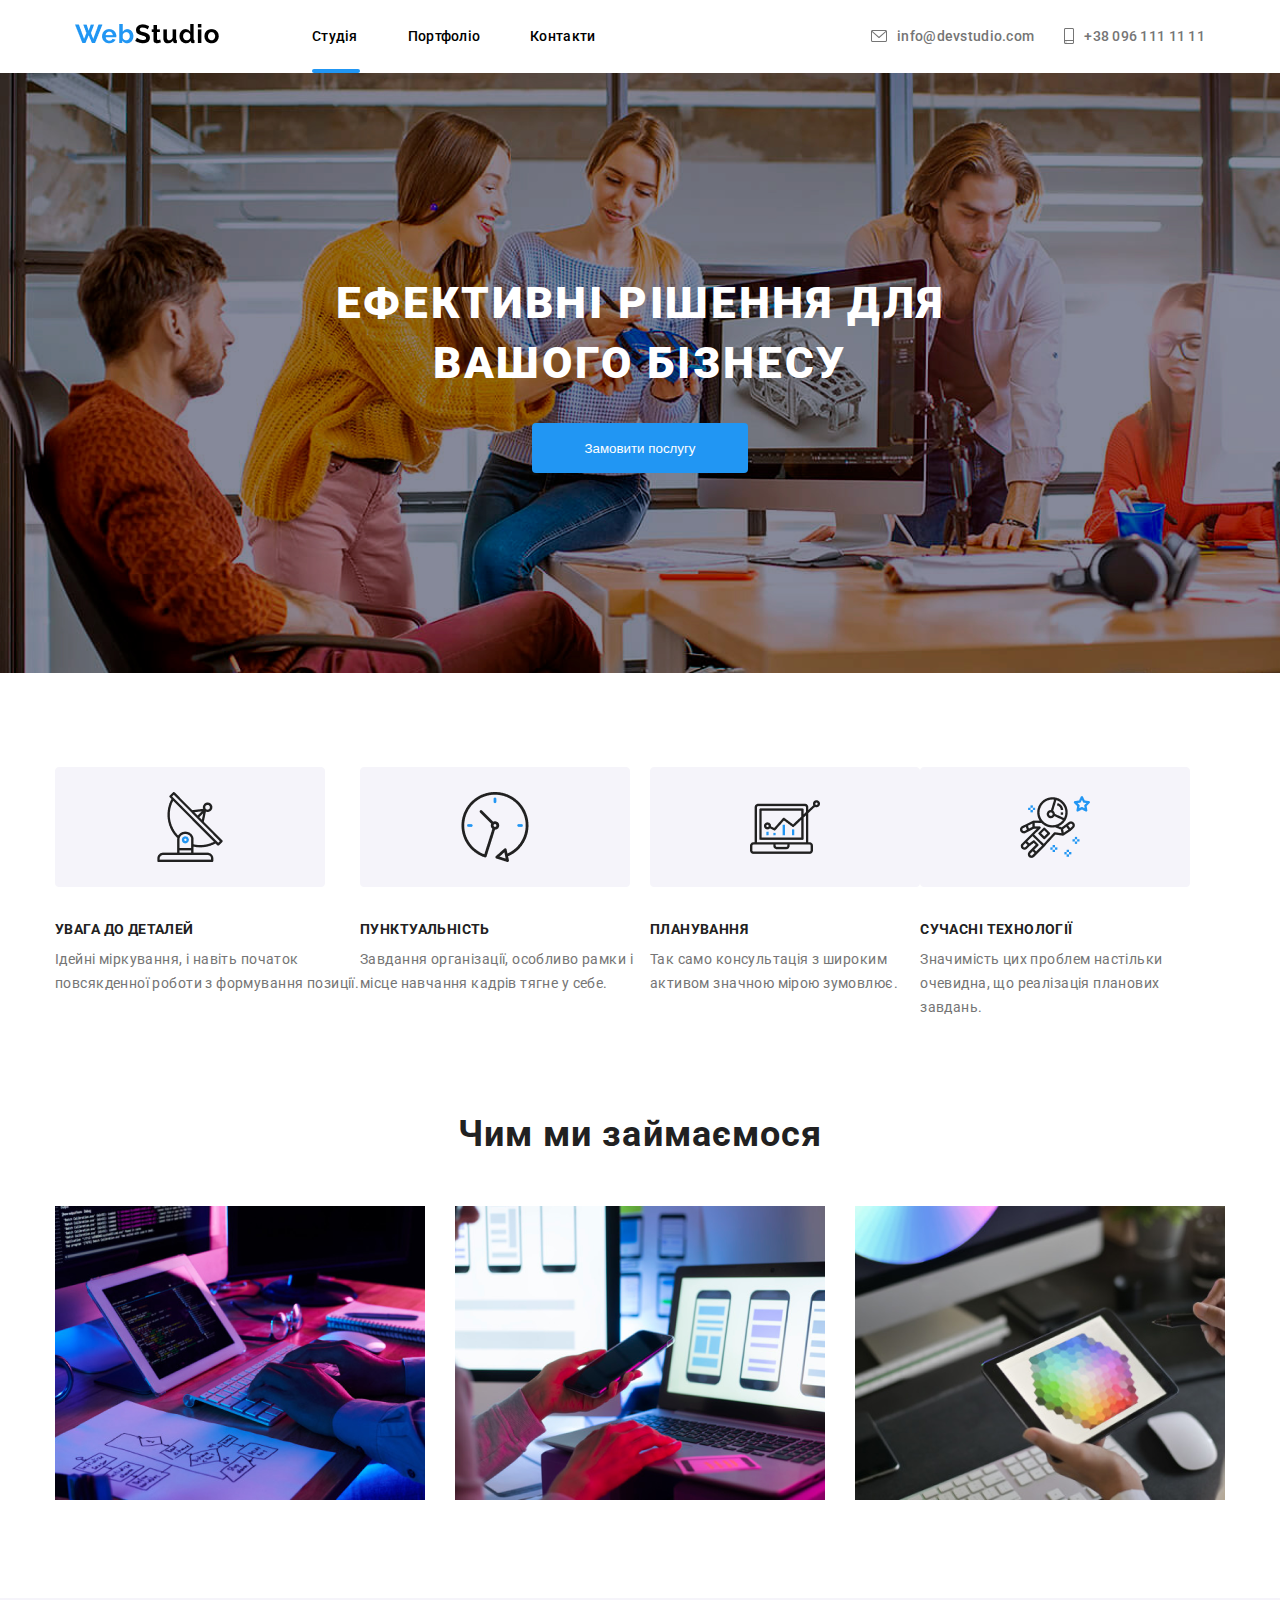
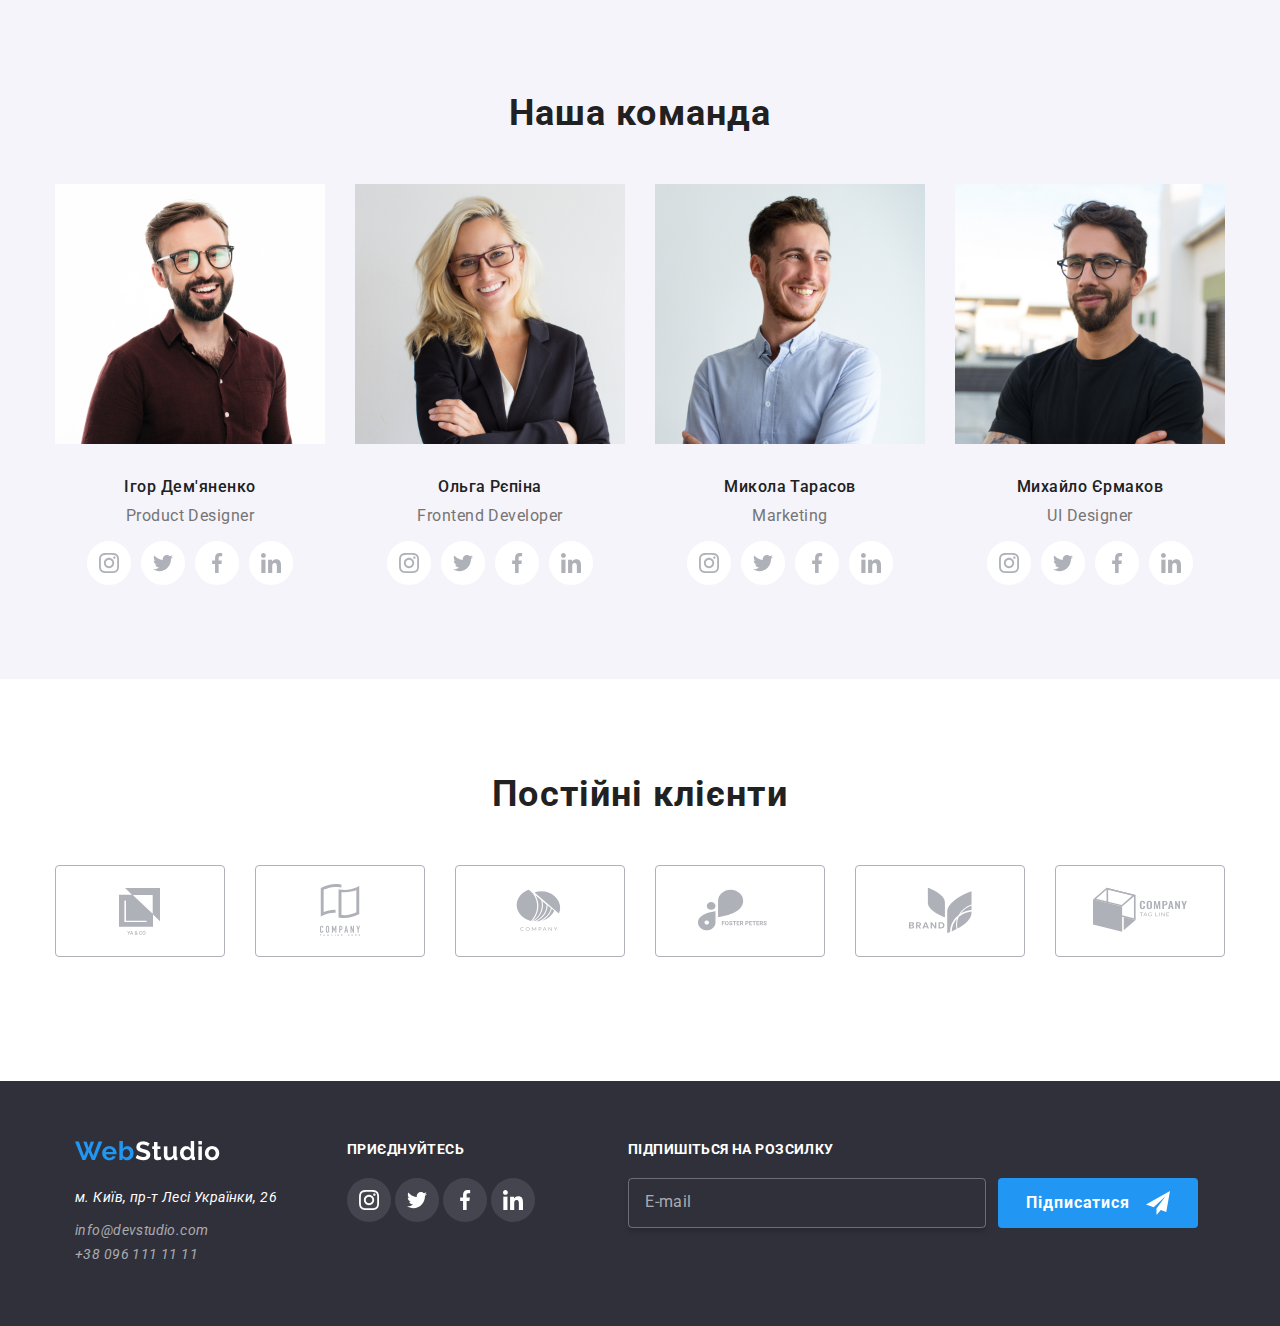
<file: index.html>
<!DOCTYPE html>
<html lang="en">
  <head>
    <meta charset="UTF-8" />
    <meta name="viewport" content="width=device-width, initial-scale=1.0" />
    <title>Головна</title>
    <link rel="stylesheet" href="css/style.css"/>
  </head>

  <body>
    <header class="header">
      <div class="header_container">
        <div class="header_left--side">
          <a href="#"
            ><img
              class="header_left--image"
              src="./images/WebStudio.png"
              alt="WebStudio"
          /></a>
          <ul class="header_navigation">
            <li class="header_navigation--items"><a href="#">Студія</a></li>
            <li class="header_navigation--items">
              <a href="./pages/portfolio.html">Портфоліо</a>
            </li>
            <li class="header_navigation--items"><a href="#footer">Контакти</a></li>
          </ul>
        </div>
        <div class="header_right--side">
          <div class="header_right--mobile--menu">
            <img src="./images/menu_40px.svg" alt="mobile-menu">
            <div class="header_right--mobile--menu--list--wrapper">
              <ul class="header_right--mobile--menu--list">
                <li class="header_right--mobile--menu--list--element">Студія</li>
                <li class="header_right--mobile--menu--list--element"><a href="./pages/portfolio.html">Портфоліо</a></li>
                <li class="header_right--mobile--menu--list--element"><a href="#footer">Контакти</a></li>
              </ul>
            </div>
          </div>
          <div class="header_right--side--part">
            <svg
              width="16"
              height="12"
              viewBox="0 0 16 12"
              fill="none"
              xmlns="http://www.w3.org/2000/svg"
            >
              <path
                d="M14.5 0H1.50001C0.672854 0 0 0.672853 0 1.50001V10.5C0 11.3271 0.672854 12 1.50001 12H14.5C15.3271 12 16 11.3271 16 10.5V1.50001C16 0.672853 15.3271 0 14.5 0ZM14.5 0.999994C14.5679 0.999994 14.6325 1.01409 14.6916 1.0387L8 6.83838L1.30833 1.0387C1.36742 1.01412 1.43204 0.999994 1.49998 0.999994H14.5ZM14.5 11H1.50001C1.22414 11 0.999996 10.7759 0.999996 10.5V2.09521L7.67236 7.87792C7.76661 7.95944 7.8833 7.99999 8 7.99999C8.1167 7.99999 8.23339 7.95948 8.32764 7.87792L15 2.09521V10.5C15 10.7759 14.7759 11 14.5 11Z"
                fill="#757575"
              />
            </svg>
            <a class="header_right--link" href="mailto:info@devstudio.com"
              >info@devstudio.com</a
            >
          </div>
          <div class="header_right--side--part">
            <svg
              width="10"
              height="16"
              viewBox="0 0 10 16"
              fill="none"
              xmlns="http://www.w3.org/2000/svg"
            >
              <path
                d="M8.5 0H1.5C0.672848 0 0 0.672848 0 1.5V14.5C0 15.3272 0.672848 16 1.5 16H8.5C9.32715 16 10 15.3272 10 14.5V1.5C10 0.672848 9.32715 0 8.5 0ZM1.5 1H8.5C8.77588 1 9 1.22412 9 1.5V12H1V1.5C1 1.22412 1.22412 1 1.5 1ZM8.5 15H1.5C1.22412 15 1 14.7759 1 14.5V13H9V14.5C9 14.7759 8.77588 15 8.5 15Z"
                fill="#757575"
              />
              <path
                d="M2.35355 13.7389C2.54882 13.9213 2.54882 14.2169 2.35355 14.3992C2.15828 14.5816 1.84172 14.5816 1.64645 14.3992C1.45118 14.2169 1.45118 13.9213 1.64645 13.7389C1.84172 13.5566 2.15828 13.5566 2.35355 13.7389Z"
                fill="#757575"
              />
            </svg>
            <a class="header_right--link" href="tel:+380961111111"
              >+38 096 111 11 11</a
            >
          </div>
        </div>
      </div>
    </header>

     <main class="main">
      <section class="main_first--section">
        <div class="main_container">
          <div class="main_first--content">
            <h1 class="main_first--title">
              Ефективні рішення для вашого бізнесу
            </h1>
            <button class="main_first--btn" data-modal-open>
              Замовити послугу
            </button>
          </div>
        </div>
      </section>
       <section class="main_second--section">
        <div class="main_container">
          <div class="main_second--card">
            <div class="main_second--card--image">
              <img src="/images/secondimg1.png" alt="satellite" />
            </div>
            <h6 class="main_second--title">УВАГА ДО ДЕТАЛЕЙ</h6>
            <p class="main_second--text">
              Ідейні міркування, і навіть початок повсякденної роботи з
              формування позиції.
            </p>
          </div>
          <div class="main_second--card">
            <div class="main_second--card--image">
              <img src="/images/secondimg2.png" alt="clock" />
            </div>
            <h6 class="main_second--title">ПУНКТУАЛЬНІСТЬ</h6>
            <p class="main_second--text">
              Завдання організації, особливо рамки і місце навчання кадрів тягне
              у себе.
            </p>
          </div>
          <div class="main_second--card">
            <div class="main_second--card--image">
              <img src="/images/secondimg3.png" alt="computer" />
            </div>
            <h6 class="main_second--title">ПЛАНУВАННЯ</h6>
            <p class="main_second--text">
              Так само консультація з широким активом значною мірою зумовлює.
            </p>
          </div>
          <div class="main_second--card">
            <div class="main_second--card--image">
              <img src="/images/secondimg4.png" alt="cosmonaut" />
            </div>
            <h6 class="main_second--title">СУЧАСНІ ТЕХНОЛОГІЇ</h6>
            <p class="main_second--text">
              Значимість цих проблем настільки очевидна, що реалізація планових
              завдань.
            </p>
          </div>
        </div>
      </section> 
       <section class="main_third--section">
        <div class="main_container">
          <h3 class="main_third--title">Чим ми займаємося</h3>
          <div class="main_third--images">
            <div><img src="/images/img (1).png" alt="computer" /></div>
            <div><img src="/images/img(2).png" alt="telefon" /></div>
            <div><img src="/images/img (3).png" alt="tablet" /></div>
          </div>
        </div>
      </section> 
      <section class="main_fourth--section">
        <div class="main_container">
            <h3 class="main_fourth--title">Наша команда</h3>
            <div class="main_fourth--cards">
              <div class="card">
                <img src="/images/img.jpg" alt="card1" />
                <h6 class="card_title">Ігор Дем'яненко</h6>
                <p class="card_text">Product Designer</p>
                <div class="card_socials">
                  <svg
                    width="44"
                    height="44"
                    viewBox="0 0 44 44"
                    fill="none"
                    xmlns="http://www.w3.org/2000/svg"
                  >
                    <path
                      d="M44 21.9999C44 28.0751 41.5376 33.5751 37.5564 37.5563C33.5751 41.5375 28.0751 43.9999 22 43.9999C15.9249 43.9999 10.4249 41.5375 6.44365 37.5563C2.46243 33.5751 0 28.0751 0 21.9999C0 15.9248 2.46243 10.4248 6.44365 6.44359C10.4249 2.46237 15.9249 -6.10352e-05 22 -6.10352e-05C28.0751 -6.10352e-05 33.5751 2.46237 37.5564 6.44359C41.5376 10.4248 44 15.9248 44 21.9999Z"
                      fill="white"
                    />
                    <g clip-path="url(#clip0_11_3173)">
                      <path
                        d="M31.9804 17.8801C31.9336 16.8174 31.7617 16.0868 31.5156 15.4537C31.2616 14.7818 30.8709 14.1801 30.359 13.68C29.8589 13.1721 29.2533 12.7774 28.5891 12.5274C27.9524 12.2813 27.2256 12.1094 26.163 12.0626C25.0924 12.0118 24.7525 12 22.0371 12C19.3217 12 18.9818 12.0118 17.9152 12.0586C16.8525 12.1055 16.1219 12.2775 15.489 12.5235C14.8169 12.7774 14.2153 13.1681 13.7152 13.68C13.2073 14.1801 12.8127 14.7857 12.5626 15.4499C12.3164 16.0868 12.1446 16.8134 12.0977 17.8761C12.0469 18.9467 12.0352 19.2866 12.0352 22.002C12.0352 24.7173 12.0469 25.0572 12.0938 26.1239C12.1406 27.1865 12.3126 27.9171 12.5588 28.5502C12.8127 29.2221 13.2073 29.8238 13.7152 30.3239C14.2153 30.8318 14.8209 31.2265 15.4851 31.4765C16.1219 31.7226 16.8486 31.8945 17.9114 31.9413C18.9779 31.9883 19.3179 31.9999 22.0333 31.9999C24.7487 31.9999 25.0885 31.9883 26.1552 31.9413C27.2179 31.8945 27.9484 31.7226 28.5813 31.4765C29.9254 30.9568 30.9881 29.8941 31.5078 28.5502C31.7538 27.9133 31.9258 27.1865 31.9727 26.1239C32.0195 25.0572 32.0313 24.7173 32.0313 22.002C32.0313 19.2866 32.0273 18.9467 31.9804 17.8801ZM30.1794 26.0457C30.1364 27.0225 29.9723 27.5499 29.8356 27.9015C29.4995 28.7728 28.808 29.4643 27.9367 29.8004C27.5851 29.9372 27.0538 30.1012 26.0809 30.1441C25.026 30.1911 24.7096 30.2027 22.0411 30.2027C19.3726 30.2027 19.0522 30.1911 18.0011 30.1441C17.0244 30.1012 16.4969 29.9372 16.1453 29.8004C15.7117 29.6402 15.317 29.3862 14.9967 29.0541C14.6646 28.7298 14.4106 28.3391 14.2504 27.9055C14.1137 27.5539 13.9496 27.0225 13.9067 26.0497C13.8597 24.9948 13.8481 24.6783 13.8481 22.0097C13.8481 19.3412 13.8597 19.0209 13.9067 17.9699C13.9496 16.9932 14.1137 16.4657 14.2504 16.1141C14.4106 15.6804 14.6646 15.2859 15.0007 14.9654C15.3248 14.6333 15.7155 14.3793 16.1493 14.2192C16.5009 14.0825 17.0323 13.9184 18.0051 13.8754C19.06 13.8285 19.3765 13.8168 22.0449 13.8168C24.7174 13.8168 25.0337 13.8285 26.0848 13.8754C27.0616 13.9184 27.589 14.0825 27.9407 14.2192C28.3742 14.3793 28.7689 14.6333 29.0893 14.9654C29.4213 15.2897 29.6753 15.6804 29.8356 16.1141C29.9723 16.4657 30.1364 16.997 30.1794 17.9699C30.2263 19.0248 30.238 19.3412 30.238 22.0097C30.238 24.6783 30.2263 24.9908 30.1794 26.0457Z"
                        fill="#AFB1B8"
                      />
                      <path
                        d="M22.0371 16.8642C19.2007 16.8642 16.8994 19.1654 16.8994 22.0019C16.8994 24.8385 19.2007 27.1396 22.0371 27.1396C24.8737 27.1396 27.1749 24.8385 27.1749 22.0019C27.1749 19.1654 24.8737 16.8642 22.0371 16.8642ZM22.0371 25.3346C20.197 25.3346 18.7044 23.8422 18.7044 22.0019C18.7044 20.1617 20.197 18.6692 22.0371 18.6692C23.8774 18.6692 25.3698 20.1617 25.3698 22.0019C25.3698 23.8422 23.8774 25.3346 22.0371 25.3346Z"
                        fill="#AFB1B8"
                      />
                      <path
                        d="M28.5775 16.6611C28.5775 17.3235 28.0404 17.8605 27.3779 17.8605C26.7155 17.8605 26.1785 17.3235 26.1785 16.6611C26.1785 15.9986 26.7155 15.4617 27.3779 15.4617C28.0404 15.4617 28.5775 15.9986 28.5775 16.6611Z"
                        fill="#AFB1B8"
                      />
                    </g>
                    <defs>
                      <clipPath id="clip0_11_3173">
                        <rect
                          width="20"
                          height="20"
                          fill="white"
                          transform="translate(12 12)"
                        />
                      </clipPath>
                    </defs>
                  </svg>
                  <svg
                    width="44"
                    height="44"
                    viewBox="0 0 44 44"
                    fill="none"
                    xmlns="http://www.w3.org/2000/svg"
                  >
                    <path
                      d="M44 21.9999C44 28.0751 41.5376 33.5751 37.5564 37.5563C33.5751 41.5375 28.0751 43.9999 22 43.9999C15.9249 43.9999 10.4249 41.5375 6.44365 37.5563C2.46243 33.5751 0 28.0751 0 21.9999C0 15.9248 2.46243 10.4248 6.44365 6.44359C10.4249 2.46237 15.9249 -6.10352e-05 22 -6.10352e-05C28.0751 -6.10352e-05 33.5751 2.46237 37.5564 6.44359C41.5376 10.4248 44 15.9248 44 21.9999Z"
                      fill="white"
                    />
                    <g clip-path="url(#clip0_11_3139)">
                      <path
                        d="M32 15.7988C31.2563 16.125 30.4637 16.3412 29.6375 16.4462C30.4875 15.9388 31.1363 15.1412 31.4412 14.18C30.6488 14.6525 29.7738 14.9863 28.8412 15.1725C28.0887 14.3713 27.0162 13.875 25.8462 13.875C23.5763 13.875 21.7487 15.7175 21.7487 17.9763C21.7487 18.3012 21.7762 18.6137 21.8438 18.9112C18.435 18.745 15.4188 17.1113 13.3925 14.6225C13.0387 15.2363 12.8313 15.9388 12.8313 16.695C12.8313 18.115 13.5625 19.3737 14.6525 20.1025C13.9937 20.09 13.3475 19.8988 12.8 19.5975C12.8 19.61 12.8 19.6262 12.8 19.6425C12.8 21.635 14.2212 23.29 16.085 23.6712C15.7512 23.7625 15.3875 23.8062 15.01 23.8062C14.7475 23.8062 14.4825 23.7913 14.2337 23.7362C14.765 25.36 16.2725 26.5538 18.065 26.5925C16.67 27.6838 14.8988 28.3412 12.9813 28.3412C12.645 28.3412 12.3225 28.3263 12 28.285C13.8162 29.4563 15.9688 30.125 18.29 30.125C25.835 30.125 29.96 23.875 29.96 18.4575C29.96 18.2762 29.9538 18.1013 29.945 17.9275C30.7588 17.35 31.4425 16.6288 32 15.7988Z"
                        fill="#AFB1B8"
                      />
                    </g>
                    <defs>
                      <clipPath id="clip0_11_3139">
                        <rect
                          width="20"
                          height="20"
                          fill="white"
                          transform="translate(12 12)"
                        />
                      </clipPath>
                    </defs>
                  </svg>
                  <svg
                    width="44"
                    height="44"
                    viewBox="0 0 44 44"
                    fill="none"
                    xmlns="http://www.w3.org/2000/svg"
                  >
                    <path
                      d="M44 21.9999C44 28.0751 41.5376 33.5751 37.5564 37.5563C33.5751 41.5375 28.0751 43.9999 22 43.9999C15.9249 43.9999 10.4249 41.5375 6.44365 37.5563C2.46243 33.5751 0 28.0751 0 21.9999C0 15.9248 2.46243 10.4248 6.44365 6.44359C10.4249 2.46237 15.9249 -6.10352e-05 22 -6.10352e-05C28.0751 -6.10352e-05 33.5751 2.46237 37.5564 6.44359C41.5376 10.4248 44 15.9248 44 21.9999Z"
                      fill="white"
                    />
                    <g clip-path="url(#clip0_11_3135)">
                      <path
                        d="M25.3309 15.3208H27.1567V12.1408C26.8417 12.0975 25.7584 12 24.4967 12C21.8642 12 20.0609 13.6558 20.0609 16.6992V19.5H17.1559V23.055H20.0609V32H23.6226V23.0558H26.4101L26.8526 19.5008H23.6217V17.0517C23.6226 16.0242 23.8992 15.3208 25.3309 15.3208Z"
                        fill="#AFB1B8"
                      />
                    </g>
                    <defs>
                      <clipPath id="clip0_11_3135">
                        <rect
                          width="20"
                          height="20"
                          fill="white"
                          transform="translate(12 12)"
                        />
                      </clipPath>
                    </defs>
                  </svg>
                  <svg
                    width="44"
                    height="44"
                    viewBox="0 0 44 44"
                    fill="none"
                    xmlns="http://www.w3.org/2000/svg"
                  >
                    <path
                      d="M44 21.9999C44 28.0751 41.5376 33.5751 37.5564 37.5563C33.5751 41.5375 28.0751 43.9999 22 43.9999C15.9249 43.9999 10.4249 41.5375 6.44365 37.5563C2.46243 33.5751 0 28.0751 0 21.9999C0 15.9248 2.46243 10.4248 6.44365 6.44359C10.4249 2.46237 15.9249 -6.10352e-05 22 -6.10352e-05C28.0751 -6.10352e-05 33.5751 2.46237 37.5564 6.44359C41.5376 10.4248 44 15.9248 44 21.9999Z"
                      fill="white"
                    />
                    <g clip-path="url(#clip0_11_3129)">
                      <path
                        d="M31.9951 32V31.9992H32.0001V24.6642C32.0001 21.0759 31.2276 18.3117 27.0326 18.3117C25.0159 18.3117 23.6626 19.4184 23.1101 20.4675H23.0517V18.6467H19.0742V31.9992H23.2159V25.3875C23.2159 23.6467 23.5459 21.9634 25.7017 21.9634C27.8259 21.9634 27.8576 23.95 27.8576 25.4992V32H31.9951Z"
                        fill="#AFB1B8"
                      />
                      <path
                        d="M12.33 18.6475H16.4766V32H12.33V18.6475Z"
                        fill="#AFB1B8"
                      />
                      <path
                        d="M14.4017 12C13.0758 12 12 13.0758 12 14.4017C12 15.7275 13.0758 16.8258 14.4017 16.8258C15.7275 16.8258 16.8033 15.7275 16.8033 14.4017C16.8025 13.0758 15.7267 12 14.4017 12V12Z"
                        fill="#AFB1B8"
                      />
                    </g>
                    <defs>
                      <clipPath id="clip0_11_3129">
                        <rect
                          width="20"
                          height="20"
                          fill="white"
                          transform="translate(12 12)"
                        />
                      </clipPath>
                    </defs>
                  </svg>
                </div>
              </div>
              <div class="card">
                <img src="/images/img (1).jpg" alt="card2" />
                <h6 class="card_title">Ольга Рєпіна</h6>
                <p class="card_text">Frontend Developer</p>
                <div class="card_socials">
                  <svg
                    width="44"
                    height="44"
                    viewBox="0 0 44 44"
                    fill="none"
                    xmlns="http://www.w3.org/2000/svg"
                  >
                    <path
                      d="M44 21.9999C44 28.0751 41.5376 33.5751 37.5564 37.5563C33.5751 41.5375 28.0751 43.9999 22 43.9999C15.9249 43.9999 10.4249 41.5375 6.44365 37.5563C2.46243 33.5751 0 28.0751 0 21.9999C0 15.9248 2.46243 10.4248 6.44365 6.44359C10.4249 2.46237 15.9249 -6.10352e-05 22 -6.10352e-05C28.0751 -6.10352e-05 33.5751 2.46237 37.5564 6.44359C41.5376 10.4248 44 15.9248 44 21.9999Z"
                      fill="white"
                    />
                    <g clip-path="url(#clip0_11_3173)">
                      <path
                        d="M31.9804 17.8801C31.9336 16.8174 31.7617 16.0868 31.5156 15.4537C31.2616 14.7818 30.8709 14.1801 30.359 13.68C29.8589 13.1721 29.2533 12.7774 28.5891 12.5274C27.9524 12.2813 27.2256 12.1094 26.163 12.0626C25.0924 12.0118 24.7525 12 22.0371 12C19.3217 12 18.9818 12.0118 17.9152 12.0586C16.8525 12.1055 16.1219 12.2775 15.489 12.5235C14.8169 12.7774 14.2153 13.1681 13.7152 13.68C13.2073 14.1801 12.8127 14.7857 12.5626 15.4499C12.3164 16.0868 12.1446 16.8134 12.0977 17.8761C12.0469 18.9467 12.0352 19.2866 12.0352 22.002C12.0352 24.7173 12.0469 25.0572 12.0938 26.1239C12.1406 27.1865 12.3126 27.9171 12.5588 28.5502C12.8127 29.2221 13.2073 29.8238 13.7152 30.3239C14.2153 30.8318 14.8209 31.2265 15.4851 31.4765C16.1219 31.7226 16.8486 31.8945 17.9114 31.9413C18.9779 31.9883 19.3179 31.9999 22.0333 31.9999C24.7487 31.9999 25.0885 31.9883 26.1552 31.9413C27.2179 31.8945 27.9484 31.7226 28.5813 31.4765C29.9254 30.9568 30.9881 29.8941 31.5078 28.5502C31.7538 27.9133 31.9258 27.1865 31.9727 26.1239C32.0195 25.0572 32.0313 24.7173 32.0313 22.002C32.0313 19.2866 32.0273 18.9467 31.9804 17.8801ZM30.1794 26.0457C30.1364 27.0225 29.9723 27.5499 29.8356 27.9015C29.4995 28.7728 28.808 29.4643 27.9367 29.8004C27.5851 29.9372 27.0538 30.1012 26.0809 30.1441C25.026 30.1911 24.7096 30.2027 22.0411 30.2027C19.3726 30.2027 19.0522 30.1911 18.0011 30.1441C17.0244 30.1012 16.4969 29.9372 16.1453 29.8004C15.7117 29.6402 15.317 29.3862 14.9967 29.0541C14.6646 28.7298 14.4106 28.3391 14.2504 27.9055C14.1137 27.5539 13.9496 27.0225 13.9067 26.0497C13.8597 24.9948 13.8481 24.6783 13.8481 22.0097C13.8481 19.3412 13.8597 19.0209 13.9067 17.9699C13.9496 16.9932 14.1137 16.4657 14.2504 16.1141C14.4106 15.6804 14.6646 15.2859 15.0007 14.9654C15.3248 14.6333 15.7155 14.3793 16.1493 14.2192C16.5009 14.0825 17.0323 13.9184 18.0051 13.8754C19.06 13.8285 19.3765 13.8168 22.0449 13.8168C24.7174 13.8168 25.0337 13.8285 26.0848 13.8754C27.0616 13.9184 27.589 14.0825 27.9407 14.2192C28.3742 14.3793 28.7689 14.6333 29.0893 14.9654C29.4213 15.2897 29.6753 15.6804 29.8356 16.1141C29.9723 16.4657 30.1364 16.997 30.1794 17.9699C30.2263 19.0248 30.238 19.3412 30.238 22.0097C30.238 24.6783 30.2263 24.9908 30.1794 26.0457Z"
                        fill="#AFB1B8"
                      />
                      <path
                        d="M22.0371 16.8642C19.2007 16.8642 16.8994 19.1654 16.8994 22.0019C16.8994 24.8385 19.2007 27.1396 22.0371 27.1396C24.8737 27.1396 27.1749 24.8385 27.1749 22.0019C27.1749 19.1654 24.8737 16.8642 22.0371 16.8642ZM22.0371 25.3346C20.197 25.3346 18.7044 23.8422 18.7044 22.0019C18.7044 20.1617 20.197 18.6692 22.0371 18.6692C23.8774 18.6692 25.3698 20.1617 25.3698 22.0019C25.3698 23.8422 23.8774 25.3346 22.0371 25.3346Z"
                        fill="#AFB1B8"
                      />
                      <path
                        d="M28.5775 16.6611C28.5775 17.3235 28.0404 17.8605 27.3779 17.8605C26.7155 17.8605 26.1785 17.3235 26.1785 16.6611C26.1785 15.9986 26.7155 15.4617 27.3779 15.4617C28.0404 15.4617 28.5775 15.9986 28.5775 16.6611Z"
                        fill="#AFB1B8"
                      />
                    </g>
                    <defs>
                      <clipPath id="clip0_11_3173">
                        <rect
                          width="20"
                          height="20"
                          fill="white"
                          transform="translate(12 12)"
                        />
                      </clipPath>
                    </defs>
                  </svg>
                  <svg
                    width="44"
                    height="44"
                    viewBox="0 0 44 44"
                    fill="none"
                    xmlns="http://www.w3.org/2000/svg"
                  >
                    <path
                      d="M44 21.9999C44 28.0751 41.5376 33.5751 37.5564 37.5563C33.5751 41.5375 28.0751 43.9999 22 43.9999C15.9249 43.9999 10.4249 41.5375 6.44365 37.5563C2.46243 33.5751 0 28.0751 0 21.9999C0 15.9248 2.46243 10.4248 6.44365 6.44359C10.4249 2.46237 15.9249 -6.10352e-05 22 -6.10352e-05C28.0751 -6.10352e-05 33.5751 2.46237 37.5564 6.44359C41.5376 10.4248 44 15.9248 44 21.9999Z"
                      fill="white"
                    />
                    <g clip-path="url(#clip0_11_3139)">
                      <path
                        d="M32 15.7988C31.2563 16.125 30.4637 16.3412 29.6375 16.4462C30.4875 15.9388 31.1363 15.1412 31.4412 14.18C30.6488 14.6525 29.7738 14.9863 28.8412 15.1725C28.0887 14.3713 27.0162 13.875 25.8462 13.875C23.5763 13.875 21.7487 15.7175 21.7487 17.9763C21.7487 18.3012 21.7762 18.6137 21.8438 18.9112C18.435 18.745 15.4188 17.1113 13.3925 14.6225C13.0387 15.2363 12.8313 15.9388 12.8313 16.695C12.8313 18.115 13.5625 19.3737 14.6525 20.1025C13.9937 20.09 13.3475 19.8988 12.8 19.5975C12.8 19.61 12.8 19.6262 12.8 19.6425C12.8 21.635 14.2212 23.29 16.085 23.6712C15.7512 23.7625 15.3875 23.8062 15.01 23.8062C14.7475 23.8062 14.4825 23.7913 14.2337 23.7362C14.765 25.36 16.2725 26.5538 18.065 26.5925C16.67 27.6838 14.8988 28.3412 12.9813 28.3412C12.645 28.3412 12.3225 28.3263 12 28.285C13.8162 29.4563 15.9688 30.125 18.29 30.125C25.835 30.125 29.96 23.875 29.96 18.4575C29.96 18.2762 29.9538 18.1013 29.945 17.9275C30.7588 17.35 31.4425 16.6288 32 15.7988Z"
                        fill="#AFB1B8"
                      />
                    </g>
                    <defs>
                      <clipPath id="clip0_11_3139">
                        <rect
                          width="20"
                          height="20"
                          fill="white"
                          transform="translate(12 12)"
                        />
                      </clipPath>
                    </defs>
                  </svg>
                  <svg
                    width="44"
                    height="44"
                    viewBox="0 0 44 44"
                    fill="none"
                    xmlns="http://www.w3.org/2000/svg"
                  >
                    <path
                      d="M44 21.9999C44 28.0751 41.5376 33.5751 37.5564 37.5563C33.5751 41.5375 28.0751 43.9999 22 43.9999C15.9249 43.9999 10.4249 41.5375 6.44365 37.5563C2.46243 33.5751 0 28.0751 0 21.9999C0 15.9248 2.46243 10.4248 6.44365 6.44359C10.4249 2.46237 15.9249 -6.10352e-05 22 -6.10352e-05C28.0751 -6.10352e-05 33.5751 2.46237 37.5564 6.44359C41.5376 10.4248 44 15.9248 44 21.9999Z"
                      fill="white"
                    />
                    <g clip-path="url(#clip0_11_3135)">
                      <path
                        d="M25.3309 15.3208H27.1567V12.1408C26.8417 12.0975 25.7584 12 24.4967 12C21.8642 12 20.0609 13.6558 20.0609 16.6992V19.5H17.1559V23.055H20.0609V32H23.6226V23.0558H26.4101L26.8526 19.5008H23.6217V17.0517C23.6226 16.0242 23.8992 15.3208 25.3309 15.3208Z"
                        fill="#AFB1B8"
                      />
                    </g>
                    <defs>
                      <clipPath id="clip0_11_3135">
                        <rect
                          width="20"
                          height="20"
                          fill="white"
                          transform="translate(12 12)"
                        />
                      </clipPath>
                    </defs>
                  </svg>
                  <svg
                    width="44"
                    height="44"
                    viewBox="0 0 44 44"
                    fill="none"
                    xmlns="http://www.w3.org/2000/svg"
                  >
                    <path
                      d="M44 21.9999C44 28.0751 41.5376 33.5751 37.5564 37.5563C33.5751 41.5375 28.0751 43.9999 22 43.9999C15.9249 43.9999 10.4249 41.5375 6.44365 37.5563C2.46243 33.5751 0 28.0751 0 21.9999C0 15.9248 2.46243 10.4248 6.44365 6.44359C10.4249 2.46237 15.9249 -6.10352e-05 22 -6.10352e-05C28.0751 -6.10352e-05 33.5751 2.46237 37.5564 6.44359C41.5376 10.4248 44 15.9248 44 21.9999Z"
                      fill="white"
                    />
                    <g clip-path="url(#clip0_11_3129)">
                      <path
                        d="M31.9951 32V31.9992H32.0001V24.6642C32.0001 21.0759 31.2276 18.3117 27.0326 18.3117C25.0159 18.3117 23.6626 19.4184 23.1101 20.4675H23.0517V18.6467H19.0742V31.9992H23.2159V25.3875C23.2159 23.6467 23.5459 21.9634 25.7017 21.9634C27.8259 21.9634 27.8576 23.95 27.8576 25.4992V32H31.9951Z"
                        fill="#AFB1B8"
                      />
                      <path
                        d="M12.33 18.6475H16.4766V32H12.33V18.6475Z"
                        fill="#AFB1B8"
                      />
                      <path
                        d="M14.4017 12C13.0758 12 12 13.0758 12 14.4017C12 15.7275 13.0758 16.8258 14.4017 16.8258C15.7275 16.8258 16.8033 15.7275 16.8033 14.4017C16.8025 13.0758 15.7267 12 14.4017 12V12Z"
                        fill="#AFB1B8"
                      />
                    </g>
                    <defs>
                      <clipPath id="clip0_11_3129">
                        <rect
                          width="20"
                          height="20"
                          fill="white"
                          transform="translate(12 12)"
                        />
                      </clipPath>
                    </defs>
                  </svg>
                </div>
              </div>
              <div class="card">
                <img src="/images/img (2).jpg" alt="card3" />
                <h6 class="card_title">Микола Тарасов</h6>
                <p class="card_text">Marketing</p>
                <div class="card_socials">
                  <svg
                    width="44"
                    height="44"
                    viewBox="0 0 44 44"
                    fill="none"
                    xmlns="http://www.w3.org/2000/svg"
                  >
                    <path
                      d="M44 21.9999C44 28.0751 41.5376 33.5751 37.5564 37.5563C33.5751 41.5375 28.0751 43.9999 22 43.9999C15.9249 43.9999 10.4249 41.5375 6.44365 37.5563C2.46243 33.5751 0 28.0751 0 21.9999C0 15.9248 2.46243 10.4248 6.44365 6.44359C10.4249 2.46237 15.9249 -6.10352e-05 22 -6.10352e-05C28.0751 -6.10352e-05 33.5751 2.46237 37.5564 6.44359C41.5376 10.4248 44 15.9248 44 21.9999Z"
                      fill="white"
                    />
                    <g clip-path="url(#clip0_11_3173)">
                      <path
                        d="M31.9804 17.8801C31.9336 16.8174 31.7617 16.0868 31.5156 15.4537C31.2616 14.7818 30.8709 14.1801 30.359 13.68C29.8589 13.1721 29.2533 12.7774 28.5891 12.5274C27.9524 12.2813 27.2256 12.1094 26.163 12.0626C25.0924 12.0118 24.7525 12 22.0371 12C19.3217 12 18.9818 12.0118 17.9152 12.0586C16.8525 12.1055 16.1219 12.2775 15.489 12.5235C14.8169 12.7774 14.2153 13.1681 13.7152 13.68C13.2073 14.1801 12.8127 14.7857 12.5626 15.4499C12.3164 16.0868 12.1446 16.8134 12.0977 17.8761C12.0469 18.9467 12.0352 19.2866 12.0352 22.002C12.0352 24.7173 12.0469 25.0572 12.0938 26.1239C12.1406 27.1865 12.3126 27.9171 12.5588 28.5502C12.8127 29.2221 13.2073 29.8238 13.7152 30.3239C14.2153 30.8318 14.8209 31.2265 15.4851 31.4765C16.1219 31.7226 16.8486 31.8945 17.9114 31.9413C18.9779 31.9883 19.3179 31.9999 22.0333 31.9999C24.7487 31.9999 25.0885 31.9883 26.1552 31.9413C27.2179 31.8945 27.9484 31.7226 28.5813 31.4765C29.9254 30.9568 30.9881 29.8941 31.5078 28.5502C31.7538 27.9133 31.9258 27.1865 31.9727 26.1239C32.0195 25.0572 32.0313 24.7173 32.0313 22.002C32.0313 19.2866 32.0273 18.9467 31.9804 17.8801ZM30.1794 26.0457C30.1364 27.0225 29.9723 27.5499 29.8356 27.9015C29.4995 28.7728 28.808 29.4643 27.9367 29.8004C27.5851 29.9372 27.0538 30.1012 26.0809 30.1441C25.026 30.1911 24.7096 30.2027 22.0411 30.2027C19.3726 30.2027 19.0522 30.1911 18.0011 30.1441C17.0244 30.1012 16.4969 29.9372 16.1453 29.8004C15.7117 29.6402 15.317 29.3862 14.9967 29.0541C14.6646 28.7298 14.4106 28.3391 14.2504 27.9055C14.1137 27.5539 13.9496 27.0225 13.9067 26.0497C13.8597 24.9948 13.8481 24.6783 13.8481 22.0097C13.8481 19.3412 13.8597 19.0209 13.9067 17.9699C13.9496 16.9932 14.1137 16.4657 14.2504 16.1141C14.4106 15.6804 14.6646 15.2859 15.0007 14.9654C15.3248 14.6333 15.7155 14.3793 16.1493 14.2192C16.5009 14.0825 17.0323 13.9184 18.0051 13.8754C19.06 13.8285 19.3765 13.8168 22.0449 13.8168C24.7174 13.8168 25.0337 13.8285 26.0848 13.8754C27.0616 13.9184 27.589 14.0825 27.9407 14.2192C28.3742 14.3793 28.7689 14.6333 29.0893 14.9654C29.4213 15.2897 29.6753 15.6804 29.8356 16.1141C29.9723 16.4657 30.1364 16.997 30.1794 17.9699C30.2263 19.0248 30.238 19.3412 30.238 22.0097C30.238 24.6783 30.2263 24.9908 30.1794 26.0457Z"
                        fill="#AFB1B8"
                      />
                      <path
                        d="M22.0371 16.8642C19.2007 16.8642 16.8994 19.1654 16.8994 22.0019C16.8994 24.8385 19.2007 27.1396 22.0371 27.1396C24.8737 27.1396 27.1749 24.8385 27.1749 22.0019C27.1749 19.1654 24.8737 16.8642 22.0371 16.8642ZM22.0371 25.3346C20.197 25.3346 18.7044 23.8422 18.7044 22.0019C18.7044 20.1617 20.197 18.6692 22.0371 18.6692C23.8774 18.6692 25.3698 20.1617 25.3698 22.0019C25.3698 23.8422 23.8774 25.3346 22.0371 25.3346Z"
                        fill="#AFB1B8"
                      />
                      <path
                        d="M28.5775 16.6611C28.5775 17.3235 28.0404 17.8605 27.3779 17.8605C26.7155 17.8605 26.1785 17.3235 26.1785 16.6611C26.1785 15.9986 26.7155 15.4617 27.3779 15.4617C28.0404 15.4617 28.5775 15.9986 28.5775 16.6611Z"
                        fill="#AFB1B8"
                      />
                    </g>
                    <defs>
                      <clipPath id="clip0_11_3173">
                        <rect
                          width="20"
                          height="20"
                          fill="white"
                          transform="translate(12 12)"
                        />
                      </clipPath>
                    </defs>
                  </svg>
                  <svg
                    width="44"
                    height="44"
                    viewBox="0 0 44 44"
                    fill="none"
                    xmlns="http://www.w3.org/2000/svg"
                  >
                    <path
                      d="M44 21.9999C44 28.0751 41.5376 33.5751 37.5564 37.5563C33.5751 41.5375 28.0751 43.9999 22 43.9999C15.9249 43.9999 10.4249 41.5375 6.44365 37.5563C2.46243 33.5751 0 28.0751 0 21.9999C0 15.9248 2.46243 10.4248 6.44365 6.44359C10.4249 2.46237 15.9249 -6.10352e-05 22 -6.10352e-05C28.0751 -6.10352e-05 33.5751 2.46237 37.5564 6.44359C41.5376 10.4248 44 15.9248 44 21.9999Z"
                      fill="white"
                    />
                    <g clip-path="url(#clip0_11_3139)">
                      <path
                        d="M32 15.7988C31.2563 16.125 30.4637 16.3412 29.6375 16.4462C30.4875 15.9388 31.1363 15.1412 31.4412 14.18C30.6488 14.6525 29.7738 14.9863 28.8412 15.1725C28.0887 14.3713 27.0162 13.875 25.8462 13.875C23.5763 13.875 21.7487 15.7175 21.7487 17.9763C21.7487 18.3012 21.7762 18.6137 21.8438 18.9112C18.435 18.745 15.4188 17.1113 13.3925 14.6225C13.0387 15.2363 12.8313 15.9388 12.8313 16.695C12.8313 18.115 13.5625 19.3737 14.6525 20.1025C13.9937 20.09 13.3475 19.8988 12.8 19.5975C12.8 19.61 12.8 19.6262 12.8 19.6425C12.8 21.635 14.2212 23.29 16.085 23.6712C15.7512 23.7625 15.3875 23.8062 15.01 23.8062C14.7475 23.8062 14.4825 23.7913 14.2337 23.7362C14.765 25.36 16.2725 26.5538 18.065 26.5925C16.67 27.6838 14.8988 28.3412 12.9813 28.3412C12.645 28.3412 12.3225 28.3263 12 28.285C13.8162 29.4563 15.9688 30.125 18.29 30.125C25.835 30.125 29.96 23.875 29.96 18.4575C29.96 18.2762 29.9538 18.1013 29.945 17.9275C30.7588 17.35 31.4425 16.6288 32 15.7988Z"
                        fill="#AFB1B8"
                      />
                    </g>
                    <defs>
                      <clipPath id="clip0_11_3139">
                        <rect
                          width="20"
                          height="20"
                          fill="white"
                          transform="translate(12 12)"
                        />
                      </clipPath>
                    </defs>
                  </svg>
                  <svg
                    width="44"
                    height="44"
                    viewBox="0 0 44 44"
                    fill="none"
                    xmlns="http://www.w3.org/2000/svg"
                  >
                    <path
                      d="M44 21.9999C44 28.0751 41.5376 33.5751 37.5564 37.5563C33.5751 41.5375 28.0751 43.9999 22 43.9999C15.9249 43.9999 10.4249 41.5375 6.44365 37.5563C2.46243 33.5751 0 28.0751 0 21.9999C0 15.9248 2.46243 10.4248 6.44365 6.44359C10.4249 2.46237 15.9249 -6.10352e-05 22 -6.10352e-05C28.0751 -6.10352e-05 33.5751 2.46237 37.5564 6.44359C41.5376 10.4248 44 15.9248 44 21.9999Z"
                      fill="white"
                    />
                    <g clip-path="url(#clip0_11_3135)">
                      <path
                        d="M25.3309 15.3208H27.1567V12.1408C26.8417 12.0975 25.7584 12 24.4967 12C21.8642 12 20.0609 13.6558 20.0609 16.6992V19.5H17.1559V23.055H20.0609V32H23.6226V23.0558H26.4101L26.8526 19.5008H23.6217V17.0517C23.6226 16.0242 23.8992 15.3208 25.3309 15.3208Z"
                        fill="#AFB1B8"
                      />
                    </g>
                    <defs>
                      <clipPath id="clip0_11_3135">
                        <rect
                          width="20"
                          height="20"
                          fill="white"
                          transform="translate(12 12)"
                        />
                      </clipPath>
                    </defs>
                  </svg>
                  <svg
                    width="44"
                    height="44"
                    viewBox="0 0 44 44"
                    fill="none"
                    xmlns="http://www.w3.org/2000/svg"
                  >
                    <path
                      d="M44 21.9999C44 28.0751 41.5376 33.5751 37.5564 37.5563C33.5751 41.5375 28.0751 43.9999 22 43.9999C15.9249 43.9999 10.4249 41.5375 6.44365 37.5563C2.46243 33.5751 0 28.0751 0 21.9999C0 15.9248 2.46243 10.4248 6.44365 6.44359C10.4249 2.46237 15.9249 -6.10352e-05 22 -6.10352e-05C28.0751 -6.10352e-05 33.5751 2.46237 37.5564 6.44359C41.5376 10.4248 44 15.9248 44 21.9999Z"
                      fill="white"
                    />
                    <g clip-path="url(#clip0_11_3129)">
                      <path
                        d="M31.9951 32V31.9992H32.0001V24.6642C32.0001 21.0759 31.2276 18.3117 27.0326 18.3117C25.0159 18.3117 23.6626 19.4184 23.1101 20.4675H23.0517V18.6467H19.0742V31.9992H23.2159V25.3875C23.2159 23.6467 23.5459 21.9634 25.7017 21.9634C27.8259 21.9634 27.8576 23.95 27.8576 25.4992V32H31.9951Z"
                        fill="#AFB1B8"
                      />
                      <path
                        d="M12.33 18.6475H16.4766V32H12.33V18.6475Z"
                        fill="#AFB1B8"
                      />
                      <path
                        d="M14.4017 12C13.0758 12 12 13.0758 12 14.4017C12 15.7275 13.0758 16.8258 14.4017 16.8258C15.7275 16.8258 16.8033 15.7275 16.8033 14.4017C16.8025 13.0758 15.7267 12 14.4017 12V12Z"
                        fill="#AFB1B8"
                      />
                    </g>
                    <defs>
                      <clipPath id="clip0_11_3129">
                        <rect
                          width="20"
                          height="20"
                          fill="white"
                          transform="translate(12 12)"
                        />
                      </clipPath>
                    </defs>
                  </svg>
                </div>
              </div>
              <div class="card">
                <img src="/images/img (3).jpg" alt="card4" />
                <h6 class="card_title">Михайло Єрмаков</h6>
                <p class="card_text">UI Designer</p>
                <div class="card_socials">
                  <svg
                    width="44"
                    height="44"
                    viewBox="0 0 44 44"
                    fill="none"
                    xmlns="http://www.w3.org/2000/svg"
                  >
                    <path
                      d="M44 21.9999C44 28.0751 41.5376 33.5751 37.5564 37.5563C33.5751 41.5375 28.0751 43.9999 22 43.9999C15.9249 43.9999 10.4249 41.5375 6.44365 37.5563C2.46243 33.5751 0 28.0751 0 21.9999C0 15.9248 2.46243 10.4248 6.44365 6.44359C10.4249 2.46237 15.9249 -6.10352e-05 22 -6.10352e-05C28.0751 -6.10352e-05 33.5751 2.46237 37.5564 6.44359C41.5376 10.4248 44 15.9248 44 21.9999Z"
                      fill="white"
                    />
                    <g clip-path="url(#clip0_11_3173)">
                      <path
                        d="M31.9804 17.8801C31.9336 16.8174 31.7617 16.0868 31.5156 15.4537C31.2616 14.7818 30.8709 14.1801 30.359 13.68C29.8589 13.1721 29.2533 12.7774 28.5891 12.5274C27.9524 12.2813 27.2256 12.1094 26.163 12.0626C25.0924 12.0118 24.7525 12 22.0371 12C19.3217 12 18.9818 12.0118 17.9152 12.0586C16.8525 12.1055 16.1219 12.2775 15.489 12.5235C14.8169 12.7774 14.2153 13.1681 13.7152 13.68C13.2073 14.1801 12.8127 14.7857 12.5626 15.4499C12.3164 16.0868 12.1446 16.8134 12.0977 17.8761C12.0469 18.9467 12.0352 19.2866 12.0352 22.002C12.0352 24.7173 12.0469 25.0572 12.0938 26.1239C12.1406 27.1865 12.3126 27.9171 12.5588 28.5502C12.8127 29.2221 13.2073 29.8238 13.7152 30.3239C14.2153 30.8318 14.8209 31.2265 15.4851 31.4765C16.1219 31.7226 16.8486 31.8945 17.9114 31.9413C18.9779 31.9883 19.3179 31.9999 22.0333 31.9999C24.7487 31.9999 25.0885 31.9883 26.1552 31.9413C27.2179 31.8945 27.9484 31.7226 28.5813 31.4765C29.9254 30.9568 30.9881 29.8941 31.5078 28.5502C31.7538 27.9133 31.9258 27.1865 31.9727 26.1239C32.0195 25.0572 32.0313 24.7173 32.0313 22.002C32.0313 19.2866 32.0273 18.9467 31.9804 17.8801ZM30.1794 26.0457C30.1364 27.0225 29.9723 27.5499 29.8356 27.9015C29.4995 28.7728 28.808 29.4643 27.9367 29.8004C27.5851 29.9372 27.0538 30.1012 26.0809 30.1441C25.026 30.1911 24.7096 30.2027 22.0411 30.2027C19.3726 30.2027 19.0522 30.1911 18.0011 30.1441C17.0244 30.1012 16.4969 29.9372 16.1453 29.8004C15.7117 29.6402 15.317 29.3862 14.9967 29.0541C14.6646 28.7298 14.4106 28.3391 14.2504 27.9055C14.1137 27.5539 13.9496 27.0225 13.9067 26.0497C13.8597 24.9948 13.8481 24.6783 13.8481 22.0097C13.8481 19.3412 13.8597 19.0209 13.9067 17.9699C13.9496 16.9932 14.1137 16.4657 14.2504 16.1141C14.4106 15.6804 14.6646 15.2859 15.0007 14.9654C15.3248 14.6333 15.7155 14.3793 16.1493 14.2192C16.5009 14.0825 17.0323 13.9184 18.0051 13.8754C19.06 13.8285 19.3765 13.8168 22.0449 13.8168C24.7174 13.8168 25.0337 13.8285 26.0848 13.8754C27.0616 13.9184 27.589 14.0825 27.9407 14.2192C28.3742 14.3793 28.7689 14.6333 29.0893 14.9654C29.4213 15.2897 29.6753 15.6804 29.8356 16.1141C29.9723 16.4657 30.1364 16.997 30.1794 17.9699C30.2263 19.0248 30.238 19.3412 30.238 22.0097C30.238 24.6783 30.2263 24.9908 30.1794 26.0457Z"
                        fill="#AFB1B8"
                      />
                      <path
                        d="M22.0371 16.8642C19.2007 16.8642 16.8994 19.1654 16.8994 22.0019C16.8994 24.8385 19.2007 27.1396 22.0371 27.1396C24.8737 27.1396 27.1749 24.8385 27.1749 22.0019C27.1749 19.1654 24.8737 16.8642 22.0371 16.8642ZM22.0371 25.3346C20.197 25.3346 18.7044 23.8422 18.7044 22.0019C18.7044 20.1617 20.197 18.6692 22.0371 18.6692C23.8774 18.6692 25.3698 20.1617 25.3698 22.0019C25.3698 23.8422 23.8774 25.3346 22.0371 25.3346Z"
                        fill="#AFB1B8"
                      />
                      <path
                        d="M28.5775 16.6611C28.5775 17.3235 28.0404 17.8605 27.3779 17.8605C26.7155 17.8605 26.1785 17.3235 26.1785 16.6611C26.1785 15.9986 26.7155 15.4617 27.3779 15.4617C28.0404 15.4617 28.5775 15.9986 28.5775 16.6611Z"
                        fill="#AFB1B8"
                      />
                    </g>
                    <defs>
                      <clipPath id="clip0_11_3173">
                        <rect
                          width="20"
                          height="20"
                          fill="white"
                          transform="translate(12 12)"
                        />
                      </clipPath>
                    </defs>
                  </svg>
                  <svg
                    width="44"
                    height="44"
                    viewBox="0 0 44 44"
                    fill="none"
                    xmlns="http://www.w3.org/2000/svg"
                  >
                    <path
                      d="M44 21.9999C44 28.0751 41.5376 33.5751 37.5564 37.5563C33.5751 41.5375 28.0751 43.9999 22 43.9999C15.9249 43.9999 10.4249 41.5375 6.44365 37.5563C2.46243 33.5751 0 28.0751 0 21.9999C0 15.9248 2.46243 10.4248 6.44365 6.44359C10.4249 2.46237 15.9249 -6.10352e-05 22 -6.10352e-05C28.0751 -6.10352e-05 33.5751 2.46237 37.5564 6.44359C41.5376 10.4248 44 15.9248 44 21.9999Z"
                      fill="white"
                    />
                    <g clip-path="url(#clip0_11_3139)">
                      <path
                        d="M32 15.7988C31.2563 16.125 30.4637 16.3412 29.6375 16.4462C30.4875 15.9388 31.1363 15.1412 31.4412 14.18C30.6488 14.6525 29.7738 14.9863 28.8412 15.1725C28.0887 14.3713 27.0162 13.875 25.8462 13.875C23.5763 13.875 21.7487 15.7175 21.7487 17.9763C21.7487 18.3012 21.7762 18.6137 21.8438 18.9112C18.435 18.745 15.4188 17.1113 13.3925 14.6225C13.0387 15.2363 12.8313 15.9388 12.8313 16.695C12.8313 18.115 13.5625 19.3737 14.6525 20.1025C13.9937 20.09 13.3475 19.8988 12.8 19.5975C12.8 19.61 12.8 19.6262 12.8 19.6425C12.8 21.635 14.2212 23.29 16.085 23.6712C15.7512 23.7625 15.3875 23.8062 15.01 23.8062C14.7475 23.8062 14.4825 23.7913 14.2337 23.7362C14.765 25.36 16.2725 26.5538 18.065 26.5925C16.67 27.6838 14.8988 28.3412 12.9813 28.3412C12.645 28.3412 12.3225 28.3263 12 28.285C13.8162 29.4563 15.9688 30.125 18.29 30.125C25.835 30.125 29.96 23.875 29.96 18.4575C29.96 18.2762 29.9538 18.1013 29.945 17.9275C30.7588 17.35 31.4425 16.6288 32 15.7988Z"
                        fill="#AFB1B8"
                      />
                    </g>
                    <defs>
                      <clipPath id="clip0_11_3139">
                        <rect
                          width="20"
                          height="20"
                          fill="white"
                          transform="translate(12 12)"
                        />
                      </clipPath>
                    </defs>
                  </svg>
                  <svg
                    width="44"
                    height="44"
                    viewBox="0 0 44 44"
                    fill="none"
                    xmlns="http://www.w3.org/2000/svg"
                  >
                    <path
                      d="M44 21.9999C44 28.0751 41.5376 33.5751 37.5564 37.5563C33.5751 41.5375 28.0751 43.9999 22 43.9999C15.9249 43.9999 10.4249 41.5375 6.44365 37.5563C2.46243 33.5751 0 28.0751 0 21.9999C0 15.9248 2.46243 10.4248 6.44365 6.44359C10.4249 2.46237 15.9249 -6.10352e-05 22 -6.10352e-05C28.0751 -6.10352e-05 33.5751 2.46237 37.5564 6.44359C41.5376 10.4248 44 15.9248 44 21.9999Z"
                      fill="white"
                    />
                    <g clip-path="url(#clip0_11_3135)">
                      <path
                        d="M25.3309 15.3208H27.1567V12.1408C26.8417 12.0975 25.7584 12 24.4967 12C21.8642 12 20.0609 13.6558 20.0609 16.6992V19.5H17.1559V23.055H20.0609V32H23.6226V23.0558H26.4101L26.8526 19.5008H23.6217V17.0517C23.6226 16.0242 23.8992 15.3208 25.3309 15.3208Z"
                        fill="#AFB1B8"
                      />
                    </g>
                    <defs>
                      <clipPath id="clip0_11_3135">
                        <rect
                          width="20"
                          height="20"
                          fill="white"
                          transform="translate(12 12)"
                        />
                      </clipPath>
                    </defs>
                  </svg>
                  <svg
                    width="44"
                    height="44"
                    viewBox="0 0 44 44"
                    fill="none"
                    xmlns="http://www.w3.org/2000/svg"
                  >
                    <path
                      d="M44 21.9999C44 28.0751 41.5376 33.5751 37.5564 37.5563C33.5751 41.5375 28.0751 43.9999 22 43.9999C15.9249 43.9999 10.4249 41.5375 6.44365 37.5563C2.46243 33.5751 0 28.0751 0 21.9999C0 15.9248 2.46243 10.4248 6.44365 6.44359C10.4249 2.46237 15.9249 -6.10352e-05 22 -6.10352e-05C28.0751 -6.10352e-05 33.5751 2.46237 37.5564 6.44359C41.5376 10.4248 44 15.9248 44 21.9999Z"
                      fill="white"
                    />
                    <g clip-path="url(#clip0_11_3129)">
                      <path
                        d="M31.9951 32V31.9992H32.0001V24.6642C32.0001 21.0759 31.2276 18.3117 27.0326 18.3117C25.0159 18.3117 23.6626 19.4184 23.1101 20.4675H23.0517V18.6467H19.0742V31.9992H23.2159V25.3875C23.2159 23.6467 23.5459 21.9634 25.7017 21.9634C27.8259 21.9634 27.8576 23.95 27.8576 25.4992V32H31.9951Z"
                        fill="#AFB1B8"
                      />
                      <path
                        d="M12.33 18.6475H16.4766V32H12.33V18.6475Z"
                        fill="#AFB1B8"
                      />
                      <path
                        d="M14.4017 12C13.0758 12 12 13.0758 12 14.4017C12 15.7275 13.0758 16.8258 14.4017 16.8258C15.7275 16.8258 16.8033 15.7275 16.8033 14.4017C16.8025 13.0758 15.7267 12 14.4017 12V12Z"
                        fill="#AFB1B8"
                      />
                    </g>
                    <defs>
                      <clipPath id="clip0_11_3129">
                        <rect
                          width="20"
                          height="20"
                          fill="white"
                          transform="translate(12 12)"
                        />
                      </clipPath>
                    </defs>
                  </svg>
                </div>
              </div>
            </div>
          </div>
        </div>
      </section>
      <section class="main_fifth--section">
        <div class="main_container">
          <h3 class="main_fifth--title">Постійні клієнти</h3>
          <div class="main_fifth--clients">
            <svg
              width="170"
              height="92"
              viewBox="0 0 170 92"
              fill="none"
              xmlns="http://www.w3.org/2000/svg"
            >
              <rect
                x="0.5"
                y="0.5"
                width="169"
                height="91"
                rx="3.5"
                stroke="#AFB1B8"
              />
              <path
                fill-rule="evenodd"
                clip-rule="evenodd"
                d="M70 23L77.0078 29.6341L64 29.6265V61.8137H98V49.507L105 56.1338V23H70ZM97.6924 48.7283L77.8226 29.918H97.6924V48.7283ZM91.5231 57.1055H69.3801V35.4579H70.9453V55.6397H91.5231V57.1055ZM74.6089 66.0991L73.791 67.7837L72.9731 66.0991H72.2871L73.481 68.3452V69.6538H74.1011V68.3452L75.2925 66.0991H74.6089ZM75.6367 69.6538L75.9248 68.8262H77.3018L77.5923 69.6538H78.2368L76.8916 66.0991H76.3374L74.9946 69.6538H75.6367ZM76.6133 66.8535L77.1284 68.3281H76.0981L76.6133 66.8535ZM79.8701 68.2427C79.7806 68.3794 79.7358 68.5299 79.7358 68.6943C79.7358 68.9938 79.8408 69.2371 80.0508 69.4243C80.2624 69.6099 80.5439 69.7026 80.8955 69.7026C81.2471 69.7026 81.5498 69.6074 81.8037 69.417L82.0039 69.6538H82.6924L82.1699 69.0361C82.375 68.7562 82.4775 68.3973 82.4775 67.9595H81.9624C81.9624 68.1987 81.9128 68.416 81.8135 68.6113L81.1274 67.8008L81.3691 67.625C81.54 67.5013 81.6629 67.3776 81.7378 67.2539C81.8127 67.1286 81.8501 66.9919 81.8501 66.8438C81.8501 66.6191 81.7671 66.4312 81.6011 66.2798C81.4367 66.1268 81.2251 66.0503 80.9663 66.0503C80.6798 66.0503 80.452 66.1317 80.2827 66.2944C80.1134 66.4556 80.0288 66.6753 80.0288 66.9536C80.0288 67.0675 80.0557 67.1855 80.1094 67.3076C80.1647 67.4297 80.2616 67.5778 80.3999 67.752C80.1362 67.9408 79.9596 68.1043 79.8701 68.2427ZM81.4741 69.0288C81.3 69.1623 81.1128 69.229 80.9126 69.229C80.7352 69.229 80.5936 69.1777 80.4878 69.0752C80.382 68.9727 80.3291 68.8392 80.3291 68.6748C80.3291 68.4844 80.4268 68.3151 80.6221 68.167L80.6978 68.1133L81.4741 69.0288ZM80.8369 67.4541C80.6693 67.2474 80.5854 67.0757 80.5854 66.939C80.5854 66.8201 80.6196 66.7217 80.688 66.6436C80.7563 66.5654 80.8483 66.5264 80.9639 66.5264C81.0713 66.5264 81.16 66.5597 81.23 66.6265C81.3 66.6916 81.335 66.7705 81.335 66.8633C81.335 67.0033 81.2845 67.118 81.1836 67.2075L81.1079 67.2686L80.8369 67.4541ZM86.623 69.3853C86.8672 69.172 87.0072 68.8758 87.043 68.4966H86.4277C86.3952 68.7505 86.3179 68.932 86.1958 69.041C86.0737 69.1501 85.8914 69.2046 85.6489 69.2046C85.3836 69.2046 85.1818 69.1037 85.0435 68.9019C84.9067 68.7 84.8384 68.4071 84.8384 68.0229V67.708C84.8416 67.3288 84.9149 67.0415 85.0581 66.8462C85.203 66.6493 85.4097 66.5508 85.6782 66.5508C85.9093 66.5508 86.0843 66.6077 86.2031 66.7217C86.3236 66.834 86.3984 67.0179 86.4277 67.2734H87.043C87.0039 66.8844 86.8647 66.5833 86.6255 66.3701C86.3862 66.1569 86.0705 66.0503 85.6782 66.0503C85.3869 66.0503 85.1297 66.1195 84.9067 66.2578C84.6854 66.3962 84.5153 66.5931 84.3965 66.8486C84.2777 67.1042 84.2183 67.3996 84.2183 67.7349V68.0669C84.2231 68.394 84.2842 68.6813 84.4014 68.9287C84.5186 69.1761 84.6846 69.3674 84.8994 69.5024C85.1159 69.6359 85.3657 69.7026 85.6489 69.7026C86.0542 69.7026 86.3789 69.5968 86.623 69.3853ZM90.2534 68.8872C90.3739 68.6235 90.4341 68.3175 90.4341 67.9692V67.7715C90.4325 67.4248 90.3706 67.1213 90.2485 66.8608C90.1265 66.5988 89.9531 66.3986 89.7285 66.2603C89.5055 66.1203 89.2492 66.0503 88.9595 66.0503C88.6698 66.0503 88.4126 66.1211 88.188 66.2627C87.965 66.4027 87.7917 66.6053 87.668 66.8706C87.5459 67.1359 87.4849 67.4419 87.4849 67.7886V67.9888C87.4865 68.3289 87.5483 68.6292 87.6704 68.8896C87.7941 69.1501 87.9683 69.3511 88.1929 69.4927C88.4191 69.6326 88.6763 69.7026 88.9644 69.7026C89.2557 69.7026 89.5129 69.6326 89.7358 69.4927C89.9604 69.3511 90.133 69.1493 90.2534 68.8872ZM89.5918 66.8779C89.7415 67.0879 89.8164 67.3898 89.8164 67.7837V67.9692C89.8164 68.3696 89.7423 68.674 89.5942 68.8823C89.4478 69.0907 89.2378 69.1948 88.9644 69.1948C88.6942 69.1948 88.4826 69.0882 88.3296 68.875C88.1782 68.6618 88.1025 68.3599 88.1025 67.9692V67.7642C88.1058 67.3817 88.1823 67.0863 88.332 66.8779C88.4834 66.668 88.6925 66.563 88.9595 66.563C89.2329 66.563 89.4437 66.668 89.5918 66.8779Z"
                fill="#AFB1B8"
              />
            </svg>
            <svg
              width="170"
              height="92"
              viewBox="0 0 170 92"
              fill="none"
              xmlns="http://www.w3.org/2000/svg"
            >
              <rect
                x="0.5"
                y="0.5"
                width="169"
                height="91"
                rx="3.5"
                stroke="#AFB1B8"
              />
              <path
                fill-rule="evenodd"
                clip-rule="evenodd"
                d="M82.1136 21.9345H81.977C81.7671 21.9218 81.5571 21.9167 81.3471 21.9116H81.3471H81.3269H80.8918C80.4946 21.9116 80.0898 21.9218 79.6876 21.9421C79.6573 21.9399 79.6269 21.9399 79.5966 21.9421C75.9522 22.1486 72.3817 23.0595 69.0805 24.6249L68.6479 24.8334V46.9746L69.6598 46.6313C70.5477 46.3261 71.4938 46.0515 72.4728 45.7972C75.1193 45.1178 77.8367 44.7567 80.568 44.7216V47.6306C80.2062 47.6332 79.8546 47.6434 79.503 47.6612H79.4195C77.3175 47.7765 75.2317 48.0967 73.1913 48.6173C70.6072 49.2643 68.1143 50.2357 65.7716 51.5086V23.1119C68.2047 21.6928 70.8253 20.6269 73.5556 19.946C75.9527 19.3271 78.4169 19.0093 80.8918 19H81.3193C81.8303 19.0127 82.3287 19.0356 82.7967 19.0712C84.0297 19.1578 85.2528 19.3526 86.4521 19.6535V22.5168C85.2874 22.2455 84.1032 22.067 82.9105 21.9828C82.8863 21.9808 82.8621 21.9787 82.8379 21.9767C82.5911 21.9556 82.344 21.9345 82.1136 21.9345ZM87.1528 24.8614C87.7877 24.9097 88.4455 24.9326 89.1108 24.9326C91.7125 24.9231 94.3031 24.5908 96.8239 23.9434C99.4068 23.294 101.899 22.3218 104.241 21.0496V48.9402C101.807 50.3585 99.1853 51.4243 96.4546 52.1061C94.0571 52.7227 91.5931 53.0395 89.1184 53.0496C87.2433 53.0647 85.3737 52.8443 83.553 52.3935V24.3223C83.983 24.4215 84.4257 24.513 84.876 24.5893C85.6147 24.7139 86.3939 24.8054 87.1528 24.8614ZM101.347 25.0775L100.335 25.4183C99.4042 25.7311 98.4657 26.0108 97.5221 26.26C94.7749 26.966 91.9514 27.3281 89.1158 27.3382C88.4556 27.3382 87.8485 27.3204 87.2616 27.2822L86.4546 27.2288V47.3178V50.0057L87.1477 50.0667C87.7903 50.1227 88.4531 50.1506 89.1209 50.1506C91.3544 50.1412 93.5781 49.8533 95.7412 49.2937C97.5223 48.8469 99.2552 48.2243 100.914 47.4348L101.347 47.2263V25.0775Z"
                fill="#AFB1B8"
              />
              <path
                d="M67.7371 61.2124C67.5917 61.0615 67.4163 60.943 67.2224 60.8646C67.0284 60.7862 66.8203 60.7496 66.6114 60.7572C66.3888 60.7542 66.1678 60.7957 65.9613 60.8793C65.7719 60.9547 65.5998 61.068 65.4553 61.2124C65.3125 61.3572 65.2013 61.5304 65.129 61.721C65.0497 61.9207 65.0101 62.1341 65.0126 62.3491V66.1431C65.0036 66.4104 65.0546 66.6764 65.1619 66.9212C65.2514 67.1156 65.3807 67.2889 65.5413 67.4298C65.693 67.5575 65.871 67.6495 66.0625 67.6994C66.2469 67.7512 66.4376 67.7777 66.6291 67.7782C66.8404 67.7803 67.0495 67.7351 67.2413 67.646C67.4309 67.563 67.6028 67.4438 67.7473 67.295C67.8881 67.1476 68.0005 66.9752 68.0786 66.7864C68.1597 66.5951 68.201 66.3892 68.2001 66.1812V65.7566H67.2084V66.0948C67.2114 66.2103 67.1916 66.3252 67.1502 66.433C67.1179 66.5137 67.0688 66.5866 67.006 66.6466C66.9446 66.6962 66.8742 66.7334 66.7986 66.7559C66.7316 66.7782 66.6617 66.7902 66.5912 66.7915C66.5026 66.8018 66.413 66.7885 66.3312 66.7527C66.2495 66.717 66.1786 66.6602 66.1257 66.5881C66.0322 66.4356 65.9864 66.2585 65.9942 66.0795V62.5423C65.988 62.3462 66.0297 62.1515 66.1156 61.9753C66.1671 61.8952 66.2399 61.8313 66.3258 61.7908C66.4117 61.7503 66.5071 61.7349 66.6013 61.7464C66.6868 61.7434 66.7717 61.7612 66.8488 61.7984C66.9259 61.8356 66.9929 61.8911 67.044 61.96C67.155 62.1057 67.213 62.2852 67.2084 62.4686V62.7966H68.19V62.4101C68.1919 62.1831 68.1507 61.9578 68.0685 61.7464C67.9953 61.5476 67.8825 61.3659 67.7371 61.2124Z"
                fill="#AFB1B8"
              />
              <path
                d="M73.6289 61.1691C73.3127 60.9021 72.9136 60.7546 72.5007 60.7521C72.2987 60.7529 72.0984 60.7891 71.9087 60.8589C71.7161 60.9279 71.5384 61.0332 71.3851 61.1691C71.2208 61.3168 71.0897 61.498 71.0005 61.7006C70.9006 61.9323 70.8515 62.183 70.8563 62.4355V66.0744C70.8495 66.3304 70.8987 66.5847 71.0005 66.8195C71.0903 67.0151 71.2215 67.1887 71.3851 67.328C71.5367 67.4688 71.7147 67.5777 71.9087 67.6485C72.0984 67.7183 72.2987 67.7544 72.5007 67.7553C72.7027 67.7549 72.9031 67.7187 73.0926 67.6485C73.29 67.5767 73.4719 67.468 73.6289 67.328C73.7871 67.1861 73.9145 67.013 74.0033 66.8195C74.1051 66.5847 74.1544 66.3304 74.1475 66.0744V62.4355C74.1524 62.183 74.1032 61.9323 74.0033 61.7006C73.9151 61.5001 73.7878 61.3194 73.6289 61.1691ZM73.166 66.0744C73.1743 66.1714 73.1609 66.269 73.1268 66.3601C73.0926 66.4512 73.0386 66.5334 72.9687 66.6008C72.8377 66.7106 72.6725 66.7708 72.5019 66.7708C72.3313 66.7708 72.1662 66.7106 72.0352 66.6008C71.9652 66.5334 71.9112 66.4512 71.8771 66.3601C71.8429 66.269 71.8295 66.1714 71.8379 66.0744V62.4355C71.8295 62.3385 71.8429 62.2409 71.8771 62.1498C71.9112 62.0587 71.9652 61.9764 72.0352 61.9091C72.1662 61.7993 72.3313 61.7391 72.5019 61.7391C72.6725 61.7391 72.8377 61.7993 72.9687 61.9091C73.0386 61.9764 73.0926 62.0587 73.1268 62.1498C73.1609 62.2409 73.1743 62.3385 73.166 62.4355V66.0744Z"
                fill="#AFB1B8"
              />
              <path
                d="M81.3673 67.6994V60.8107H80.4136L79.1614 64.4572H79.1437L77.8813 60.8107H76.9377V67.6994H77.9218V63.5087H77.9395L78.9033 66.4712H79.3941L80.3655 63.5087H80.3832V67.6994H81.3673Z"
                fill="#AFB1B8"
              />
              <path
                d="M86.9581 61.2937C86.8065 61.1237 86.6153 60.9943 86.4015 60.9173C86.1712 60.8424 85.9302 60.8063 85.6881 60.8105H84.226V67.6993H85.2075V65.0089H85.7134C86.0197 65.0228 86.3244 64.958 86.5988 64.8207C86.822 64.6968 87.0081 64.515 87.1377 64.2943C87.2512 64.1111 87.3277 63.9071 87.3628 63.6942C87.4014 63.435 87.4192 63.173 87.4159 62.911C87.4255 62.5802 87.3932 62.2495 87.3198 61.9269C87.2543 61.6885 87.1299 61.4706 86.9581 61.2937ZM86.4521 63.3941C86.4479 63.5188 86.4168 63.6412 86.361 63.7527C86.3049 63.8586 86.2162 63.9434 86.1081 63.9942C85.9627 64.0593 85.8041 64.0889 85.6451 64.0807H85.1974V61.7387H85.7033C85.8557 61.7312 86.0075 61.7609 86.146 61.8251C86.2475 61.8834 86.3281 61.9724 86.3762 62.0794C86.4299 62.2004 86.4591 62.331 86.4622 62.4634C86.4622 62.6084 86.4622 62.7609 86.4622 62.9211C86.4622 63.0813 86.4723 63.2466 86.4622 63.3941H86.4521Z"
                fill="#AFB1B8"
              />
              <path
                d="M91.6077 60.8107H90.8032L89.2854 67.6994H90.2669L90.5553 66.2194H91.8935L92.1819 67.6994H93.1635L91.6077 60.8107ZM90.702 65.2811L91.1852 62.784H91.2029L91.6836 65.2811H90.702Z"
                fill="#AFB1B8"
              />
              <path
                d="M97.9497 64.9607H97.932L96.4496 60.8107H95.506V67.6994H96.4875V63.557H96.5078L98.0079 67.6994H98.9312V60.8107H97.9497V64.9607Z"
                fill="#AFB1B8"
              />
              <path
                d="M103.948 60.8107L103.158 63.5494H103.138L102.349 60.8107H101.309L102.657 64.7878V67.6994H103.639V64.7878L104.987 60.8107H103.948Z"
                fill="#AFB1B8"
              />
              <path
                d="M65 69.6445H65.4731V70.9719H65.7943V69.6445H66.2649V69.3724H65V69.6445Z"
                fill="#AFB1B8"
              />
              <path
                d="M68.9767 69.3724L68.3569 70.9719H68.6984L68.83 70.6083H69.4675L69.6041 70.9719H69.9532L69.3182 69.3724H68.9767ZM68.9261 70.3387L69.1437 69.7462L69.3612 70.3387H68.9261Z"
                fill="#AFB1B8"
              />
              <path
                d="M72.9079 70.3821H73.2773V70.5881C73.1694 70.6746 73.0358 70.722 72.8978 70.7229C72.8333 70.7265 72.7689 70.7145 72.7099 70.688C72.6509 70.6614 72.5991 70.6211 72.5588 70.5703C72.474 70.4485 72.4322 70.3017 72.4399 70.1533C72.4399 69.7973 72.5942 69.6193 72.9003 69.6193C72.9809 69.6112 73.0617 69.6325 73.128 69.6791C73.1944 69.7257 73.2419 69.7947 73.2621 69.8735L73.5783 69.8125C73.51 69.4997 73.2849 69.3421 72.9003 69.3421C72.6947 69.3366 72.4947 69.4103 72.3413 69.5481C72.2607 69.6276 72.1983 69.7239 72.1586 69.8302C72.1188 69.9365 72.1026 70.0502 72.1111 70.1634C72.1017 70.3823 72.1749 70.5966 72.316 70.7636C72.3943 70.8444 72.4892 70.9071 72.594 70.9475C72.6988 70.9879 72.8111 71.0049 72.9231 70.9975C73.1734 71.0045 73.4165 70.9133 73.6011 70.7432V70.1126H72.9079V70.3821Z"
                fill="#AFB1B8"
              />
              <path
                d="M76.9226 69.3724H76.5988V70.9719H77.7194V70.6998H76.9226V69.3724Z"
                fill="#AFB1B8"
              />
              <path
                d="M80.3175 69.3724H79.9937V70.9719H80.3175V69.3724Z"
                fill="#AFB1B8"
              />
              <path
                d="M83.6365 70.4405L82.9813 69.3724H82.6676V70.9719H82.9686V69.9268L83.6112 70.9719H83.9325V69.3724H83.6365V70.4405Z"
                fill="#AFB1B8"
              />
              <path
                d="M86.6368 70.2675H87.4337V69.9954H86.6368V69.6445H87.4944V69.3724H86.313V70.9719H87.5273V70.6998H86.6368V70.2675Z"
                fill="#AFB1B8"
              />
              <path
                d="M93.9122 70.0031H93.2823V69.3724H92.9611V70.9719H93.2823V70.2726H93.9122V70.9719H94.2335V69.3724H93.9122V70.0031Z"
                fill="#AFB1B8"
              />
              <path
                d="M96.9302 70.2675H97.7296V69.9954H96.9302V69.6445H97.7903V69.3724H96.6089V70.9719H97.8206V70.6998H96.9302V70.2675Z"
                fill="#AFB1B8"
              />
              <path
                d="M101.023 70.2676C101.302 70.2244 101.443 70.0769 101.443 69.8226C101.451 69.7546 101.441 69.6856 101.413 69.623C101.386 69.5603 101.342 69.5063 101.286 69.4666C101.141 69.3938 100.98 69.3614 100.818 69.3725H100.14V70.972H100.462V70.3032H100.525C100.593 70.299 100.662 70.3112 100.725 70.3388C100.772 70.3678 100.811 70.4079 100.839 70.4558L101.188 70.9644H101.572L101.377 70.6516C101.291 70.4972 101.17 70.3656 101.023 70.2676ZM100.699 70.0464H100.462V69.6446H100.715C100.825 69.6357 100.936 69.6486 101.041 69.6827C101.064 69.7034 101.083 69.7291 101.095 69.7579C101.107 69.7867 101.113 69.8179 101.111 69.8492C101.11 69.8804 101.101 69.911 101.087 69.9385C101.072 69.966 101.051 69.9899 101.026 70.0082C100.92 70.0406 100.81 70.0535 100.699 70.0464Z"
                fill="#AFB1B8"
              />
              <path
                d="M104.11 70.2675H104.906V69.9954H104.11V69.6445H104.97V69.3724H103.786V70.9719H105V70.6998H104.11V70.2675Z"
                fill="#AFB1B8"
              />
            </svg>
            <svg
              width="170"
              height="92"
              viewBox="0 0 170 92"
              fill="none"
              xmlns="http://www.w3.org/2000/svg"
            >
              <rect
                x="0.5"
                y="0.5"
                width="169"
                height="91"
                rx="3.5"
                stroke="#AFB1B8"
              />
              <path
                d="M68.4063 65.1014C68.4222 65.1018 68.4379 65.1049 68.4524 65.1106C68.4669 65.1163 68.4799 65.1245 68.4908 65.1346L68.7089 65.3431C68.5396 65.5118 68.3304 65.6468 68.0955 65.7388C67.8204 65.8391 67.5239 65.8875 67.2257 65.8809C66.9455 65.8859 66.6671 65.8408 66.4078 65.7482C66.1739 65.6632 65.9638 65.5356 65.7916 65.3739C65.6159 65.2062 65.4805 65.0096 65.3935 64.7958C65.2982 64.5574 65.2512 64.3065 65.2545 64.0542C65.2506 63.8003 65.3015 63.548 65.4044 63.3103C65.4997 63.0951 65.6433 62.8986 65.827 62.7322C66.0132 62.5691 66.2359 62.4408 66.4814 62.3555C66.7499 62.265 67.0359 62.22 67.3239 62.2228C67.5914 62.2172 67.8575 62.2582 68.1064 62.3436C68.3223 62.425 68.5206 62.538 68.6926 62.6777L68.5099 62.9004C68.4973 62.9161 68.4816 62.9297 68.4635 62.9407C68.442 62.9535 68.4159 62.9594 68.3899 62.9573C68.3616 62.9556 68.3343 62.9474 68.3109 62.9336L68.2127 62.8743L68.0764 62.7985C68.0175 62.7704 67.9565 62.7458 67.8937 62.7251C67.8128 62.6999 67.7299 62.6801 67.6456 62.6659C67.5386 62.6487 67.4299 62.6408 67.3211 62.6422C67.1138 62.6399 66.908 62.6737 66.7159 62.7417C66.5367 62.8046 66.375 62.8999 66.2415 63.0212C66.1055 63.1503 66.0007 63.3018 65.9334 63.4667C65.8566 63.6553 65.8187 63.8542 65.8216 64.0542C65.8183 64.2574 65.8561 64.4595 65.9334 64.6513C65.9999 64.8147 66.1027 64.9653 66.236 65.0943C66.3609 65.2146 66.5157 65.3086 66.6886 65.3692C66.8666 65.4333 67.0576 65.4655 67.2503 65.4639C67.3615 65.4654 67.4728 65.4591 67.5829 65.445C67.7627 65.4259 67.9351 65.3716 68.0873 65.2862C68.1636 65.2425 68.2356 65.1934 68.3027 65.1393C68.3307 65.1161 68.3676 65.1026 68.4063 65.1014Z"
                fill="#AFB1B8"
              />
              <path
                d="M74.7044 64.0538C74.7078 64.3052 74.6579 64.5549 74.5571 64.7906C74.4683 65.0043 74.3283 65.1993 74.1465 65.3626C73.9646 65.526 73.745 65.654 73.502 65.7382C72.9682 65.9151 72.3781 65.9151 71.8443 65.7382C71.603 65.6527 71.3848 65.5244 71.2036 65.3615C71.0219 65.1952 70.8809 64.9986 70.7892 64.7835C70.5928 64.3063 70.5928 63.7847 70.7892 63.3076C70.8822 63.0923 71.023 62.8951 71.2036 62.7271C71.3863 62.5694 71.6044 62.446 71.8443 62.3647C72.3775 62.1846 72.9689 62.1846 73.502 62.3647C73.7442 62.4502 73.9633 62.5784 74.1455 62.7414C74.325 62.906 74.4649 63.1001 74.5571 63.3123C74.6582 63.5495 74.7081 63.8009 74.7044 64.0538ZM74.1318 64.0538C74.1361 63.8527 74.1011 63.6525 74.0282 63.4615C73.9671 63.298 73.8678 63.1472 73.7365 63.0185C73.6087 62.8968 73.4513 62.8013 73.2757 62.739C72.8879 62.6095 72.4585 62.6095 72.0706 62.739C71.8951 62.8013 71.7377 62.8968 71.6099 63.0185C71.4767 63.1464 71.3764 63.2974 71.3154 63.4615C71.1767 63.8472 71.1767 64.2604 71.3154 64.6461C71.377 64.81 71.4773 64.9609 71.6099 65.0891C71.7379 65.2101 71.8953 65.3048 72.0706 65.3663C72.4592 65.4925 72.8872 65.4925 73.2757 65.3663C73.4511 65.3048 73.6085 65.2101 73.7365 65.0891C73.8672 64.9601 73.9665 64.8094 74.0282 64.6461C74.1014 64.4552 74.1364 64.2549 74.1318 64.0538Z"
                fill="#AFB1B8"
              />
              <path
                d="M79.0013 64.6747L79.0586 64.8074C79.0804 64.76 79.0995 64.7173 79.1213 64.6747C79.1421 64.6302 79.1657 64.5867 79.1922 64.5444L80.5854 62.3438C80.6127 62.3059 80.6372 62.2823 80.6645 62.2751C80.7015 62.2653 80.7403 62.2613 80.779 62.2633H81.1907V65.8425H80.7026V63.2108C80.7026 63.1776 80.7026 63.1397 80.7026 63.0995C80.7 63.0585 80.7 63.0173 80.7026 62.9763L79.3012 65.2077C79.2834 65.2411 79.255 65.2694 79.2192 65.2891C79.1834 65.3089 79.1418 65.3192 79.0995 65.319H79.0204C78.9779 65.3195 78.9362 65.3093 78.9004 65.2895C78.8646 65.2697 78.8362 65.2413 78.8186 65.2077L77.3763 62.9621C77.3763 63.0047 77.3763 63.0474 77.3763 63.09C77.3763 63.1326 77.3763 63.1705 77.3763 63.2037V65.8354H76.9047V62.2633H77.3164C77.355 62.2613 77.3938 62.2653 77.4309 62.2751C77.4647 62.2897 77.4916 62.314 77.5072 62.3438L78.9304 64.5468C78.9584 64.5875 78.9821 64.6303 79.0013 64.6747Z"
                fill="#AFB1B8"
              />
              <path
                d="M84.2443 64.4969V65.8376H83.699V62.2632H84.915C85.1446 62.2594 85.3735 62.2857 85.5939 62.3413C85.7704 62.3848 85.9341 62.4607 86.0738 62.564C86.1949 62.6608 86.2883 62.7808 86.3464 62.9146C86.4108 63.0604 86.4423 63.2156 86.4391 63.3717C86.4415 63.5285 86.4072 63.684 86.3383 63.8289C86.2727 63.966 86.172 64.0884 86.0438 64.1866C85.9039 64.2941 85.7395 64.3749 85.5612 64.4234C85.3489 64.4824 85.1269 64.5104 84.9041 64.5063L84.2443 64.4969ZM84.2443 64.1131H84.9041C85.0475 64.1148 85.1901 64.0964 85.3267 64.0587C85.4394 64.0257 85.5433 63.9733 85.6321 63.9047C85.714 63.8391 85.7775 63.7581 85.8175 63.6678C85.8621 63.5723 85.8844 63.4701 85.8829 63.367C85.8893 63.2676 85.8706 63.1683 85.8282 63.0758C85.7859 62.9834 85.7208 62.9 85.6376 62.8317C85.4293 62.6904 85.1676 62.6219 84.9041 62.6398H84.2443V64.1131Z"
                fill="#AFB1B8"
              />
              <path
                d="M91.5731 65.8424H91.1423C91.0991 65.8438 91.0566 65.8321 91.0223 65.8092C90.9914 65.7869 90.9671 65.7585 90.9514 65.7263L90.5806 64.8616H88.7185L88.334 65.7263C88.3199 65.7579 88.2964 65.7857 88.2659 65.8069C88.2312 65.8311 88.1877 65.8437 88.1432 65.8424H87.7124L89.3483 62.2628H89.9154L91.5731 65.8424ZM88.8739 64.5134H90.4116L89.7627 63.0564C89.7131 62.9468 89.6721 62.8344 89.64 62.72L89.5773 62.9072C89.5582 62.964 89.5364 63.0162 89.5173 63.0588L88.8739 64.5134Z"
                fill="#AFB1B8"
              />
              <path
                d="M93.9288 62.2795C93.9614 62.295 93.9894 62.3169 94.0106 62.3434L96.3962 65.0417C96.3962 64.9991 96.3962 64.9564 96.3962 64.9161C96.3962 64.8759 96.3962 64.8356 96.3962 64.7977V62.2629H96.8843V65.8424H96.6116C96.5729 65.8434 96.5345 65.8361 96.4998 65.8211C96.4662 65.804 96.4365 65.7815 96.4126 65.7548L94.0297 63.0589C94.0323 63.0999 94.0323 63.141 94.0297 63.1821C94.0297 63.2223 94.0297 63.2579 94.0297 63.291V65.8424H93.5416V62.2629H93.8306C93.8644 62.2621 93.8979 62.2677 93.9288 62.2795Z"
                fill="#AFB1B8"
              />
              <path
                d="M100.903 64.4188V65.8402H100.358V64.4188L98.85 62.2631H99.3381C99.3801 62.2609 99.4217 62.2718 99.4553 62.2938C99.485 62.3168 99.5099 62.3441 99.5289 62.3744L100.472 63.765C100.51 63.8242 100.543 63.8787 100.57 63.9308C100.598 63.9829 100.62 64.0327 100.639 64.0824L100.71 63.9284C100.736 63.8721 100.767 63.8175 100.802 63.765L101.732 62.3649C101.751 62.337 101.775 62.3115 101.803 62.2891C101.835 62.2646 101.877 62.2518 101.92 62.2536H102.414L100.903 64.4188Z"
                fill="#AFB1B8"
              />
              <path
                d="M78.7314 56.2561C78.9686 56.2822 79.2085 56.3035 79.4512 56.3225C83.13 54.8926 86.2422 52.5523 88.3986 49.5942C90.5551 46.636 91.6602 43.1912 91.5758 39.6904L87.5216 36.1678C88.3459 39.8951 87.9603 43.7482 86.4079 47.2959C84.8555 50.8437 82.1975 53.9461 78.7314 56.2561Z"
                fill="#AFB1B8"
              />
              <path
                d="M77.2837 56.0923L77.3928 56.1112C81.0966 53.8094 83.9205 50.5951 85.4993 46.8839C87.078 43.1727 87.3389 39.1353 86.2483 35.2939L80.4737 30.2767C82.8094 34.4008 83.7495 39.0162 83.1848 43.5862C82.6201 48.1562 80.5737 52.493 77.2837 56.0923Z"
                fill="#AFB1B8"
              />
              <path
                d="M96.8679 43.8265C95.8868 47.6731 93.5041 51.1423 90.0735 53.7189C89.0716 54.4755 87.9909 55.1496 86.8454 55.7324C89.6389 55.019 92.2065 53.7578 94.3502 52.046C96.494 50.3341 98.1566 48.2174 99.21 45.859L96.8679 43.8265Z"
                fill="#AFB1B8"
              />
              <path
                d="M95.9491 43.2601L92.6146 40.3629C92.5509 43.666 91.4701 46.894 89.4846 49.7114C87.4991 52.5287 84.6814 54.8327 81.3243 56.3837H81.3406C82.0888 56.3835 82.8362 56.3447 83.5791 56.2676C86.7165 55.155 89.488 53.3849 91.6465 51.1152C93.8049 48.8455 95.2831 46.1469 95.9491 43.2601Z"
                fill="#AFB1B8"
              />
              <path
                d="M77.7663 28.1609L73.7883 24.7C70.2322 25.8939 67.1738 27.9928 65.0134 30.722C62.8529 33.4512 61.6912 36.6835 61.6801 39.9959V39.9959C61.6934 43.656 63.1113 47.2077 65.7093 50.0888C68.3073 52.9699 71.9371 55.016 76.0241 55.903C79.6725 52.041 81.8086 47.2687 82.1219 42.2798C82.4352 37.2908 80.9094 32.3449 77.7663 28.1609Z"
                fill="#AFB1B8"
              />
              <path
                d="M105.14 42.7273C105.126 38.3848 103.134 34.2238 99.5997 31.1532C96.0655 28.0826 91.2763 26.352 86.2783 26.3395C83.9688 26.3374 81.6789 26.7077 79.5248 27.4315L103.88 48.5926C104.714 46.7221 105.141 44.7333 105.14 42.7273Z"
                fill="#AFB1B8"
              />
            </svg>
            <svg
              width="170"
              height="92"
              viewBox="0 0 170 92"
              fill="none"
              xmlns="http://www.w3.org/2000/svg"
            >
              <rect
                x="0.5"
                y="0.5"
                width="169"
                height="91"
                rx="3.5"
                stroke="#AFB1B8"
              />
              <path
                d="M56.1462 37.1028H56.1433C53.7453 37.1028 51.8013 38.8304 51.8013 40.9615V40.964C51.8013 43.0951 53.7453 44.8227 56.1433 44.8227H56.1462C58.5442 44.8227 60.4882 43.0951 60.4882 40.964V40.9615C60.4882 38.8304 58.5442 37.1028 56.1462 37.1028Z"
                fill="#AFB1B8"
              />
              <path
                d="M88.195 35.8693C88.1882 32.9093 86.8623 30.0722 84.5074 27.979C82.1525 25.8857 78.9604 24.7067 75.6297 24.7V24.7C72.298 24.7053 69.1045 25.8837 66.7484 27.9772C64.3922 30.0706 63.0655 32.9084 63.0587 35.8693V52.1921C63.0587 52.1921 88.1922 49.7044 88.195 35.8718V35.8693Z"
                fill="#AFB1B8"
              />
              <path
                d="M43 57.5495C43.006 59.6091 43.9291 61.5828 45.5676 63.0394C47.2061 64.496 49.4267 65.317 51.7442 65.3231C54.0612 65.317 56.2814 64.4963 57.9197 63.0403C59.5581 61.5843 60.4816 59.6112 60.4884 57.552V46.1943C60.4884 46.1943 43 47.9266 43 57.5495ZM51.7442 59.5844C51.2913 59.5844 50.8486 59.4651 50.472 59.2415C50.0955 59.0179 49.802 58.7001 49.6287 58.3282C49.4554 57.9564 49.41 57.5472 49.4984 57.1525C49.5867 56.7577 49.8048 56.3951 50.125 56.1105C50.4453 55.8259 50.8533 55.6321 51.2975 55.5536C51.7416 55.4751 52.202 55.5154 52.6205 55.6694C53.0389 55.8234 53.3965 56.0843 53.6481 56.4189C53.8997 56.7535 54.034 57.147 54.034 57.5495C54.0351 57.8173 53.9767 58.0828 53.8622 58.3306C53.7476 58.5783 53.5791 58.8036 53.3664 58.9933C53.1536 59.1831 52.9008 59.3337 52.6224 59.4364C52.3441 59.5392 52.0456 59.5921 51.7442 59.5921V59.5844Z"
                fill="#AFB1B8"
              />
              <path
                d="M69.4177 58.4637H67.7302V60.2069H66.8513V55.9413H69.6286V56.6532H67.7302V57.7548H69.4177V58.4637ZM73.6423 58.1708C73.6423 58.5907 73.5681 58.9589 73.4196 59.2753C73.2712 59.5917 73.0583 59.8358 72.7809 60.0077C72.5056 60.1796 72.1891 60.2655 71.8317 60.2655C71.4782 60.2655 71.1628 60.1805 70.8854 60.0106C70.6081 59.8407 70.3932 59.5985 70.2409 59.2841C70.0886 58.9677 70.0114 58.6044 70.0095 58.1942V57.9833C70.0095 57.5634 70.0847 57.1942 70.235 56.8759C70.3874 56.5555 70.6013 56.3104 70.8766 56.1405C71.154 55.9686 71.4704 55.8827 71.8259 55.8827C72.1813 55.8827 72.4968 55.9686 72.7722 56.1405C73.0495 56.3104 73.2634 56.5555 73.4138 56.8759C73.5661 57.1942 73.6423 57.5624 73.6423 57.9803V58.1708ZM72.7516 57.9774C72.7516 57.5302 72.6716 57.1903 72.5114 56.9579C72.3513 56.7255 72.1227 56.6093 71.8259 56.6093C71.5309 56.6093 71.3034 56.7245 71.1432 56.955C70.9831 57.1835 70.902 57.5194 70.9001 57.9628V58.1708C70.9001 58.6063 70.9802 58.9442 71.1403 59.1844C71.3005 59.4247 71.5309 59.5448 71.8317 59.5448C72.1266 59.5448 72.3532 59.4296 72.5114 59.1991C72.6696 58.9667 72.7497 58.6288 72.7516 58.1854V57.9774ZM76.4929 59.0878C76.4929 58.9218 76.4343 58.7948 76.3171 58.7069C76.1999 58.6171 75.989 58.5233 75.6843 58.4257C75.3796 58.326 75.1384 58.2284 74.9606 58.1327C74.4763 57.871 74.2341 57.5184 74.2341 57.0751C74.2341 56.8446 74.2985 56.6395 74.4274 56.4598C74.5583 56.2782 74.7448 56.1366 74.987 56.035C75.2311 55.9335 75.5046 55.8827 75.8073 55.8827C76.112 55.8827 76.3835 55.9384 76.6218 56.0497C76.86 56.1591 77.0446 56.3143 77.1755 56.5155C77.3083 56.7167 77.3747 56.9452 77.3747 57.201H76.4958C76.4958 57.0057 76.4343 56.8544 76.3112 56.7469C76.1882 56.6376 76.0153 56.5829 75.7927 56.5829C75.5778 56.5829 75.4108 56.6288 75.2917 56.7206C75.1725 56.8104 75.113 56.9296 75.113 57.078C75.113 57.2167 75.1823 57.3329 75.321 57.4266C75.4616 57.5204 75.6677 57.6083 75.9391 57.6903C76.4391 57.8407 76.8034 58.0272 77.0319 58.2499C77.2604 58.4725 77.3747 58.7499 77.3747 59.0819C77.3747 59.451 77.235 59.7411 76.9557 59.952C76.6765 60.161 76.3005 60.2655 75.8278 60.2655C75.4997 60.2655 75.2009 60.2059 74.9313 60.0868C74.6618 59.9657 74.4557 59.8007 74.3132 59.5917C74.1725 59.3827 74.1022 59.1405 74.1022 58.8651H74.9841C74.9841 59.3358 75.2653 59.5712 75.8278 59.5712C76.0368 59.5712 76.1999 59.5292 76.3171 59.4452C76.4343 59.3593 76.4929 59.2401 76.4929 59.0878ZM81.1833 56.6532H79.8766V60.2069H78.9977V56.6532H77.7087V55.9413H81.1833V56.6532ZM84.2536 58.3583H82.5661V59.5009H84.5466V60.2069H81.6872V55.9413H84.5407V56.6532H82.5661V57.6698H84.2536V58.3583ZM86.6413 58.6454H85.9411V60.2069H85.0622V55.9413H86.6472C87.1511 55.9413 87.5397 56.0536 87.8132 56.2782C88.0866 56.5028 88.2233 56.8202 88.2233 57.2303C88.2233 57.5214 88.1599 57.7645 88.0329 57.9598C87.9079 58.1532 87.7175 58.3075 87.4616 58.4227L88.3845 60.1659V60.2069H87.4411L86.6413 58.6454ZM85.9411 57.9335H86.6501C86.8708 57.9335 87.0417 57.8778 87.1628 57.7665C87.2839 57.6532 87.3444 57.4979 87.3444 57.3007C87.3444 57.0995 87.2868 56.9413 87.1716 56.826C87.0583 56.7108 86.8835 56.6532 86.6472 56.6532H85.9411V57.9335ZM91.2673 58.704V60.2069H90.3884V55.9413H92.0524C92.3727 55.9413 92.654 55.9999 92.8962 56.1171C93.1403 56.2343 93.3278 56.4012 93.4587 56.618C93.5895 56.8329 93.655 57.078 93.655 57.3534C93.655 57.7714 93.5114 58.1014 93.2243 58.3436C92.9391 58.5839 92.5436 58.704 92.0378 58.704H91.2673ZM91.2673 57.9921H92.0524C92.2849 57.9921 92.4616 57.9374 92.5827 57.828C92.7057 57.7186 92.7673 57.5624 92.7673 57.3593C92.7673 57.1503 92.7057 56.9813 92.5827 56.8524C92.4597 56.7235 92.2897 56.6571 92.0729 56.6532H91.2673V57.9921ZM96.8278 58.3583H95.1403V59.5009H97.1208V60.2069H94.2614V55.9413H97.1149V56.6532H95.1403V57.6698H96.8278V58.3583ZM100.906 56.6532H99.5993V60.2069H98.7204V56.6532H97.4313V55.9413H100.906V56.6532ZM103.976 58.3583H102.289V59.5009H104.269V60.2069H101.41V55.9413H104.263V56.6532H102.289V57.6698H103.976V58.3583ZM106.364 58.6454H105.664V60.2069H104.785V55.9413H106.37C106.874 55.9413 107.262 56.0536 107.536 56.2782C107.809 56.5028 107.946 56.8202 107.946 57.2303C107.946 57.5214 107.883 57.7645 107.756 57.9598C107.631 58.1532 107.44 58.3075 107.184 58.4227L108.107 60.1659V60.2069H107.164L106.364 58.6454ZM105.664 57.9335H106.373C106.593 57.9335 106.764 57.8778 106.885 57.7665C107.007 57.6532 107.067 57.4979 107.067 57.3007C107.067 57.0995 107.009 56.9413 106.894 56.826C106.781 56.7108 106.606 56.6532 106.37 56.6532H105.664V57.9335ZM110.829 59.0878C110.829 58.9218 110.77 58.7948 110.653 58.7069C110.536 58.6171 110.325 58.5233 110.02 58.4257C109.716 58.326 109.474 58.2284 109.297 58.1327C108.812 57.871 108.57 57.5184 108.57 57.0751C108.57 56.8446 108.634 56.6395 108.763 56.4598C108.894 56.2782 109.081 56.1366 109.323 56.035C109.567 55.9335 109.841 55.8827 110.143 55.8827C110.448 55.8827 110.719 55.9384 110.958 56.0497C111.196 56.1591 111.381 56.3143 111.511 56.5155C111.644 56.7167 111.711 56.9452 111.711 57.201H110.832C110.832 57.0057 110.77 56.8544 110.647 56.7469C110.524 56.6376 110.351 56.5829 110.129 56.5829C109.914 56.5829 109.747 56.6288 109.628 56.7206C109.508 56.8104 109.449 56.9296 109.449 57.078C109.449 57.2167 109.518 57.3329 109.657 57.4266C109.798 57.5204 110.004 57.6083 110.275 57.6903C110.775 57.8407 111.139 58.0272 111.368 58.2499C111.596 58.4725 111.711 58.7499 111.711 59.0819C111.711 59.451 111.571 59.7411 111.292 59.952C111.012 60.161 110.636 60.2655 110.164 60.2655C109.836 60.2655 109.537 60.2059 109.267 60.0868C108.998 59.9657 108.792 59.8007 108.649 59.5917C108.508 59.3827 108.438 59.1405 108.438 58.8651H109.32C109.32 59.3358 109.601 59.5712 110.164 59.5712C110.373 59.5712 110.536 59.5292 110.653 59.4452C110.77 59.3593 110.829 59.2401 110.829 59.0878Z"
                fill="#AFB1B8"
              />
            </svg>
            <svg
              width="170"
              height="92"
              viewBox="0 0 170 92"
              fill="none"
              xmlns="http://www.w3.org/2000/svg"
            >
              <rect
                x="0.5"
                y="0.5"
                width="169"
                height="91"
                rx="3.5"
                stroke="#AFB1B8"
              />
              <path
                d="M58.7569 60.7352C59.0006 61.0114 59.1304 61.3572 59.1236 61.7122C59.136 61.9437 59.0914 62.1749 58.993 62.3885C58.8947 62.6021 58.7451 62.7927 58.5554 62.9463C58.082 63.2736 57.4956 63.4336 56.9037 63.3969H54V57.2055H56.8442C57.4057 57.1713 57.9626 57.3167 58.42 57.6168C58.6036 57.7576 58.7491 57.9355 58.8448 58.1365C58.9406 58.3376 58.984 58.5562 58.9716 58.7753C58.9883 59.1168 58.8712 59.4526 58.6413 59.722C58.4206 59.968 58.1156 60.1385 57.7758 60.2059C58.161 60.2703 58.5087 60.4579 58.7569 60.7352ZM55.3511 59.8006H56.5667C56.843 59.8193 57.1174 59.7463 57.3397 59.5949C57.431 59.5192 57.502 59.4252 57.5473 59.3203C57.5925 59.2154 57.6108 59.1024 57.6007 58.99C57.6093 58.878 57.5906 58.7657 57.5461 58.661C57.5015 58.5564 57.4322 58.4622 57.343 58.3851C57.1141 58.2294 56.8312 58.1553 56.5469 58.1764H55.3511V59.8006ZM57.4587 62.175C57.5562 62.0974 57.6329 62.0003 57.6828 61.8912C57.7326 61.7821 57.7543 61.6639 57.7461 61.5458C57.7535 61.4264 57.7309 61.307 57.6799 61.1969C57.6289 61.0868 57.551 60.9888 57.4521 60.9107C57.2142 60.7492 56.9217 60.6699 56.6262 60.6868H55.3511V62.3897H56.6427C56.9334 62.4051 57.2212 62.3293 57.4587 62.175Z"
                fill="#AFB1B8"
              />
              <path
                d="M64.5709 63.3969L62.9886 60.9772H62.394V63.3969H61.033V57.2055H63.6096C64.2591 57.164 64.9012 57.3524 65.4034 57.7318C65.7635 58.0678 65.9808 58.5106 66.0159 58.9803C66.051 59.45 65.9018 59.9158 65.595 60.2937C65.2771 60.6271 64.8428 60.8494 64.3661 60.9228L66.0508 63.3969H64.5709ZM62.394 60.1333H63.5072C64.2802 60.1333 64.6667 59.8208 64.6667 59.1957C64.6746 59.0681 64.6534 58.9403 64.6045 58.8205C64.5556 58.7008 64.48 58.5916 64.3826 58.5C64.1383 58.314 63.8237 58.2238 63.5072 58.249H62.3807L62.394 60.1333Z"
                fill="#AFB1B8"
              />
              <path
                d="M72.0102 62.1506H69.2981L68.8191 63.3968H67.392L69.8828 57.2749H71.4255L73.9063 63.3968H72.4793L72.0102 62.1506ZM71.6468 61.213L70.6558 58.5997L69.6648 61.213H71.6468Z"
                fill="#AFB1B8"
              />
              <path
                d="M81.3224 63.3969H79.9713L76.9421 59.1866V63.3969H75.5943V57.2054H76.9421L79.9713 61.44V57.2054H81.3224V63.3969Z"
                fill="#AFB1B8"
              />
              <path
                d="M89.0326 61.9149C88.7532 62.3823 88.3276 62.7626 87.8103 63.0068C87.2222 63.2788 86.5695 63.4128 85.9109 63.397H83.506V57.2055H85.9109C86.5684 57.1898 87.2202 57.3206 87.8103 57.5866C88.3275 57.8253 88.7536 58.2017 89.0326 58.6664C89.3107 59.17 89.4556 59.7263 89.4556 60.2906C89.4556 60.8549 89.3107 61.4113 89.0326 61.9149ZM87.4866 61.7667C87.8722 61.3554 88.0842 60.8312 88.0842 60.2891C88.0842 59.7471 87.8722 59.2229 87.4866 58.8116C87.0205 58.439 86.4127 58.2499 85.7952 58.2853H84.8571V62.293H85.7952C86.4127 62.3283 87.0205 62.1392 87.4866 61.7667Z"
                fill="#AFB1B8"
              />
              <path
                d="M72.8558 22.7667C72.8558 22.7667 90.2945 28.7949 89.9245 37.518V52.2722C89.9245 52.2722 72.4991 46.2411 72.8624 37.518L72.8558 22.7667Z"
                fill="#AFB1B8"
              />
              <path
                d="M105.46 48.8181C108.754 46.7428 112.563 45.4574 116.54 45.0796V40.4609C111.958 42.0779 108.071 45.0098 105.46 48.8181Z"
                fill="#AFB1B8"
              />
              <path
                d="M103.482 50.2095C106.177 45.2396 110.85 41.4046 116.54 39.4932V26.1847C116.54 26.1847 91.705 34.7717 92.2303 47.1939V68.2001C92.2303 68.2001 93.3369 67.816 95.0778 67.0961C95.0778 66.4247 95.0778 65.7472 95.1571 65.0666C95.6711 59.2996 98.6654 53.9556 103.482 50.2095Z"
                fill="#AFB1B8"
              />
              <path
                d="M101.12 58.0131C101.25 56.5563 101.541 55.1152 101.989 53.712C98.9896 56.9471 97.1734 60.9614 96.7956 65.1906C96.7592 65.5899 96.7394 65.9891 96.7295 66.4005C98.14 65.7804 99.7818 65.0061 101.506 64.0957C101.066 62.0948 100.936 60.0472 101.12 58.0131Z"
                fill="#AFB1B8"
              />
              <path
                d="M102.107 58.0887C101.942 59.929 102.045 61.7813 102.415 63.5966C109.2 59.8793 116.824 54.1355 116.53 47.1939V46.589C111.682 47.0856 107.147 49.026 103.62 52.112C102.795 54.0244 102.285 56.0387 102.107 58.0887Z"
                fill="#AFB1B8"
              />
            </svg>
            <svg
              width="170"
              height="92"
              viewBox="0 0 170 92"
              fill="none"
              xmlns="http://www.w3.org/2000/svg"
            >
              <rect
                x="0.5"
                y="0.5"
                width="169"
                height="91"
                rx="3.5"
                stroke="#AFB1B8"
              />
              <path
                d="M85.425 43.4082C84.9819 42.8184 84.7699 42.1213 84.8203 41.4196V38.5364C84.8203 37.6526 85.0207 36.9809 85.4216 36.5214C85.8224 36.0619 86.511 35.8331 87.4871 35.8351C88.4044 35.8351 89.0555 36.0306 89.4405 36.4217C89.8605 36.9207 90.0648 37.5309 90.018 38.1463V38.8239H88.3772V38.1375C88.383 37.9129 88.3671 37.6882 88.3296 37.4659C88.306 37.3138 88.2234 37.1732 88.0952 37.067C87.9267 36.9525 87.7145 36.897 87.5007 36.9115C87.2759 36.897 87.0529 36.9556 86.8756 37.0758C86.7327 37.1935 86.6374 37.3477 86.6038 37.5157C86.5567 37.7511 86.5351 37.9897 86.5393 38.2285V41.7276C86.5134 42.0652 86.5858 42.403 86.7499 42.7102C86.8315 42.8141 86.9448 42.8965 87.0774 42.9483C87.2099 43.0001 87.3564 43.0192 87.5007 43.0035C87.7109 43.0184 87.9195 42.9615 88.0816 42.8451C88.2153 42.7305 88.3013 42.581 88.3262 42.4198C88.3645 42.1877 88.3816 41.9533 88.3772 41.7188V41.009H90.018V41.6572C90.0641 42.2988 89.8648 42.9356 89.4507 43.4698C89.0736 43.8981 88.4315 44.1122 87.4871 44.1122C86.5427 44.1122 85.8292 43.8834 85.425 43.4082Z"
                fill="#AFB1B8"
              />
              <path
                d="M92.2569 43.4376C91.8424 42.9888 91.6352 42.3347 91.6352 41.4695V38.4367C91.6352 37.5803 91.8424 36.9321 92.2569 36.4921C92.6713 36.0521 93.3644 35.8331 94.3359 35.8351C95.3007 35.8351 95.9904 36.0541 96.4048 36.4921C96.8193 36.9321 97.0299 37.5803 97.0299 38.4367V41.4695C97.0299 42.3259 96.8193 42.9829 96.398 43.4346C95.9768 43.8863 95.2906 44.1122 94.3359 44.1122C93.3813 44.1122 92.6747 43.8834 92.2569 43.4376ZM95.1003 42.7102C95.2487 42.4291 95.3163 42.1212 95.2974 41.8127V38.0994C95.3164 37.7969 95.2499 37.4949 95.1037 37.2195C95.0205 37.1134 94.9043 37.0296 94.7686 36.9777C94.6328 36.9259 94.4829 36.908 94.3359 36.9262C94.1885 36.9085 94.0383 36.9265 93.9021 36.9783C93.7659 37.0301 93.6491 37.1136 93.5648 37.2195C93.4154 37.4941 93.3477 37.7965 93.3678 38.0994V41.8303C93.3471 42.1389 93.4148 42.4471 93.5648 42.7278C93.6604 42.8224 93.7785 42.8982 93.9109 42.9502C94.0433 43.0021 94.1871 43.029 94.3326 43.029C94.478 43.029 94.6218 43.0021 94.7542 42.9502C94.8866 42.8982 95.0047 42.8224 95.1003 42.7278V42.7102Z"
                fill="#AFB1B8"
              />
              <path
                d="M99.0035 35.9236H100.77L102.098 41.5192L103.457 35.9236H105.176L105.35 44.0003H104.079L103.943 38.3871L102.632 44.0003H101.613L100.254 38.3665L100.128 44.0003H98.8439L99.0035 35.9236Z"
                fill="#AFB1B8"
              />
              <path
                d="M107.33 35.9236H110.082C111.667 35.9236 112.46 36.688 112.46 38.217C112.46 39.6814 111.625 40.4126 109.956 40.4106H109.019V44.0003H107.32L107.33 35.9236ZM109.681 39.3754C109.849 39.3938 110.019 39.3805 110.181 39.3364C110.342 39.2924 110.49 39.2186 110.615 39.1203C110.81 38.8475 110.896 38.5271 110.86 38.2082C110.869 37.9618 110.841 37.7154 110.778 37.475C110.754 37.3947 110.712 37.3194 110.653 37.2534C110.595 37.1874 110.522 37.1322 110.439 37.0908C110.203 36.9932 109.942 36.9488 109.681 36.9618H109.022V39.3754H109.681Z"
                fill="#AFB1B8"
              />
              <path
                d="M114.909 35.9236H116.734L118.606 44.0003H117.022L116.652 42.138H115.025L114.644 44.0003H113.038L114.909 35.9236ZM116.469 41.2025L115.833 37.8123L115.198 41.2025H116.469Z"
                fill="#AFB1B8"
              />
              <path
                d="M120.117 35.9236H121.306L123.582 40.5309V35.9236H124.992V44.0003H123.861L121.571 39.1906V44.0003H120.114L120.117 35.9236Z"
                fill="#AFB1B8"
              />
              <path
                d="M128.294 40.9208L126.402 35.9349H127.996L129.151 39.1376L130.234 35.9349H131.794L129.925 40.9208V44.0003H128.294V40.9208Z"
                fill="#AFB1B8"
              />
              <path
                d="M88.0477 47.5316V47.954H86.6617V51.2359H86.0807V47.954H84.6879V47.5316H88.0477Z"
                fill="#AFB1B8"
              />
              <path
                d="M92.3927 51.2362H91.9442C91.8987 51.2386 91.8538 51.2261 91.8185 51.201C91.7846 51.1795 91.7587 51.15 91.7438 51.116L91.3429 50.2361H89.4201L89.0192 51.116C89.0078 51.1528 88.9869 51.1868 88.958 51.2157C88.9225 51.2402 88.8778 51.2527 88.8324 51.2509H88.3839L90.0825 47.5468H90.6737L92.3927 51.2362ZM89.5797 49.8607H91.1833L90.5038 48.3533C90.4537 48.2393 90.4117 48.1227 90.3781 48.0043C90.3543 48.0747 90.3339 48.1421 90.3136 48.2008L90.2524 48.3562L89.5797 49.8607Z"
                fill="#AFB1B8"
              />
              <path
                d="M95.3211 50.8724C95.4275 50.8772 95.5341 50.8772 95.6404 50.8724C95.7323 50.8642 95.8232 50.8495 95.9122 50.8284C95.9954 50.8107 96.0772 50.7882 96.1568 50.7609C96.2316 50.7345 96.3063 50.7022 96.3844 50.67V49.8369H95.705C95.6882 49.8378 95.6714 49.8356 95.6556 49.8305C95.6398 49.8255 95.6254 49.8177 95.6133 49.8076C95.6021 49.7993 95.5933 49.7889 95.5874 49.7772C95.5815 49.7655 95.5787 49.7529 95.5793 49.7401V49.4556H96.8974V50.8753C96.7898 50.9417 96.6762 51.0006 96.5577 51.0513C96.4366 51.1029 96.3104 51.1451 96.1806 51.1774C96.0417 51.2127 95.8996 51.2382 95.7559 51.2537C95.5912 51.2695 95.4257 51.2773 95.26 51.2771C94.967 51.2793 94.6763 51.2325 94.4038 51.1393C94.1495 51.051 93.9184 50.9193 93.7244 50.7521C93.5353 50.5832 93.3864 50.3839 93.2862 50.1655C93.1791 49.9199 93.1261 49.6593 93.1299 49.397C93.1263 49.133 93.1781 48.8706 93.2828 48.6226C93.3805 48.4031 93.5297 48.2033 93.721 48.036C93.9149 47.8693 94.1461 47.7386 94.4005 47.6517C94.6914 47.5572 95.0001 47.5105 95.3109 47.5138C95.4691 47.5137 95.627 47.5245 95.7831 47.5461C95.9212 47.5655 96.0567 47.597 96.1874 47.64C96.3062 47.6785 96.4201 47.7277 96.5271 47.7866C96.6312 47.8445 96.7301 47.9092 96.8227 47.9802L96.6596 48.209C96.6468 48.2299 96.6278 48.2475 96.6045 48.2598C96.5812 48.2722 96.5545 48.279 96.5271 48.2794C96.4895 48.2784 96.453 48.2682 96.4218 48.2501C96.3708 48.2266 96.3165 48.1973 96.2553 48.1621C96.1831 48.123 96.1069 48.0896 96.0277 48.0624C95.9265 48.0273 95.8219 47.9998 95.7152 47.9802C95.5729 47.9576 95.4284 47.9468 95.2837 47.948C95.0596 47.9458 94.8371 47.9807 94.6281 48.0506C94.439 48.1161 94.2686 48.2162 94.1287 48.3439C93.9879 48.4771 93.8803 48.6339 93.8127 48.8045C93.661 49.2056 93.661 49.6381 93.8127 50.0393C93.8871 50.2135 94.0028 50.3724 94.1525 50.5057C94.2918 50.6328 94.4609 50.7328 94.6485 50.799C94.8645 50.8631 95.0934 50.888 95.3211 50.8724Z"
                fill="#AFB1B8"
              />
              <path
                d="M100.736 50.8136H102.591V51.2359H100.169V47.5316H100.75L100.736 50.8136Z"
                fill="#AFB1B8"
              />
              <path
                d="M104.521 51.2359H103.94V47.5316H104.521V51.2359Z"
                fill="#AFB1B8"
              />
              <path
                d="M106.681 47.5492C106.716 47.5662 106.746 47.5892 106.77 47.6167L109.253 50.409C109.25 50.3651 109.25 50.321 109.253 50.277C109.253 50.236 109.253 50.1949 109.253 50.1568V47.517H109.759V51.2362H109.467C109.424 51.2392 109.38 51.2321 109.341 51.2156C109.306 51.1972 109.275 51.1733 109.25 51.1452L106.77 48.3558C106.77 48.3998 106.77 48.4409 106.77 48.482C106.77 48.523 106.77 48.5612 106.77 48.5964V51.2362H106.284V47.5316H106.586C106.619 47.5317 106.651 47.5377 106.681 47.5492Z"
                fill="#AFB1B8"
              />
              <path
                d="M114.036 47.5316V47.9393H111.978V49.1624H113.646V49.5554H111.978V50.8195H114.036V51.2272H111.38V47.5316H114.036Z"
                fill="#AFB1B8"
              />
              <path
                d="M53.1617 24.6555L78.9568 30.9788V53.1368L53.1617 46.8164V24.6555ZM51.5073 22.7667V47.8928L80.6079 55.0285V29.9054L51.5073 22.7667Z"
                fill="#AFB1B8"
              />
              <path
                d="M67.1039 66.6922L38 59.5505V34.4271L67.1039 41.5659V66.6922Z"
                fill="#AFB1B8"
              />
              <path
                d="M51.9897 24.371L77.4484 30.615L66.6215 39.9649L41.1594 33.7179L51.9897 24.371ZM51.5073 22.7667L38 34.4277L67.1039 41.5662L80.6078 29.9053L51.5073 22.7667Z"
                fill="#AFB1B8"
              />
              <path
                d="M68.7414 65.2788L80.6078 55.0315L68.7414 52.1193V65.2788Z"
                fill="#AFB1B8"
              />
            </svg>
          </div>
        </div>
      </section>
    </main>
    <footer id="footer">
      <section class="footer_section">
        <div class="footer_container">
          <div class="footer_first">
            <img src="./images/WebStudio-Footer.png" alt="footer_logo" />
            <address>
              <p class="footer_address">м. Київ, пр-т Лесі Українки, 26</p>
              <a class="footer_contact" href="mailto:info@devstudio.com"
                >info@devstudio.com</a
              >
              <a class="footer_contact" href="tel:+380961111111"
                >+38 096 111 11 11</a
              >
            </address>
          </div>
          <div class="footer_right">
            <div class="footer_second">
              <h6 class="footer_second--title">Приєднуйтесь</h6>
              <div class="card_socials">
                <svg
                  width="44"
                  height="44"
                  viewBox="0 0 44 44"
                  fill="none"
                  xmlns="http://www.w3.org/2000/svg"
                >
                  <path
                    d="M44 21.9999C44 28.0751 41.5376 33.5751 37.5564 37.5563C33.5751 41.5375 28.0751 43.9999 22 43.9999C15.9249 43.9999 10.4249 41.5375 6.44365 37.5563C2.46243 33.5751 0 28.0751 0 21.9999C0 15.9248 2.46243 10.4248 6.44365 6.44359C10.4249 2.46237 15.9249 -6.10352e-05 22 -6.10352e-05C28.0751 -6.10352e-05 33.5751 2.46237 37.5564 6.44359C41.5376 10.4248 44 15.9248 44 21.9999Z"
                    fill="#FFFFFF1A"
                  />
                  <g clip-path="url(#clip0_11_3173)">
                    <path
                      d="M31.9804 17.8801C31.9336 16.8174 31.7617 16.0868 31.5156 15.4537C31.2616 14.7818 30.8709 14.1801 30.359 13.68C29.8589 13.1721 29.2533 12.7774 28.5891 12.5274C27.9524 12.2813 27.2256 12.1094 26.163 12.0626C25.0924 12.0118 24.7525 12 22.0371 12C19.3217 12 18.9818 12.0118 17.9152 12.0586C16.8525 12.1055 16.1219 12.2775 15.489 12.5235C14.8169 12.7774 14.2153 13.1681 13.7152 13.68C13.2073 14.1801 12.8127 14.7857 12.5626 15.4499C12.3164 16.0868 12.1446 16.8134 12.0977 17.8761C12.0469 18.9467 12.0352 19.2866 12.0352 22.002C12.0352 24.7173 12.0469 25.0572 12.0938 26.1239C12.1406 27.1865 12.3126 27.9171 12.5588 28.5502C12.8127 29.2221 13.2073 29.8238 13.7152 30.3239C14.2153 30.8318 14.8209 31.2265 15.4851 31.4765C16.1219 31.7226 16.8486 31.8945 17.9114 31.9413C18.9779 31.9883 19.3179 31.9999 22.0333 31.9999C24.7487 31.9999 25.0885 31.9883 26.1552 31.9413C27.2179 31.8945 27.9484 31.7226 28.5813 31.4765C29.9254 30.9568 30.9881 29.8941 31.5078 28.5502C31.7538 27.9133 31.9258 27.1865 31.9727 26.1239C32.0195 25.0572 32.0313 24.7173 32.0313 22.002C32.0313 19.2866 32.0273 18.9467 31.9804 17.8801ZM30.1794 26.0457C30.1364 27.0225 29.9723 27.5499 29.8356 27.9015C29.4995 28.7728 28.808 29.4643 27.9367 29.8004C27.5851 29.9372 27.0538 30.1012 26.0809 30.1441C25.026 30.1911 24.7096 30.2027 22.0411 30.2027C19.3726 30.2027 19.0522 30.1911 18.0011 30.1441C17.0244 30.1012 16.4969 29.9372 16.1453 29.8004C15.7117 29.6402 15.317 29.3862 14.9967 29.0541C14.6646 28.7298 14.4106 28.3391 14.2504 27.9055C14.1137 27.5539 13.9496 27.0225 13.9067 26.0497C13.8597 24.9948 13.8481 24.6783 13.8481 22.0097C13.8481 19.3412 13.8597 19.0209 13.9067 17.9699C13.9496 16.9932 14.1137 16.4657 14.2504 16.1141C14.4106 15.6804 14.6646 15.2859 15.0007 14.9654C15.3248 14.6333 15.7155 14.3793 16.1493 14.2192C16.5009 14.0825 17.0323 13.9184 18.0051 13.8754C19.06 13.8285 19.3765 13.8168 22.0449 13.8168C24.7174 13.8168 25.0337 13.8285 26.0848 13.8754C27.0616 13.9184 27.589 14.0825 27.9407 14.2192C28.3742 14.3793 28.7689 14.6333 29.0893 14.9654C29.4213 15.2897 29.6753 15.6804 29.8356 16.1141C29.9723 16.4657 30.1364 16.997 30.1794 17.9699C30.2263 19.0248 30.238 19.3412 30.238 22.0097C30.238 24.6783 30.2263 24.9908 30.1794 26.0457Z"
                      fill="#AFB1B8"
                    />
                    <path
                      d="M22.0371 16.8642C19.2007 16.8642 16.8994 19.1654 16.8994 22.0019C16.8994 24.8385 19.2007 27.1396 22.0371 27.1396C24.8737 27.1396 27.1749 24.8385 27.1749 22.0019C27.1749 19.1654 24.8737 16.8642 22.0371 16.8642ZM22.0371 25.3346C20.197 25.3346 18.7044 23.8422 18.7044 22.0019C18.7044 20.1617 20.197 18.6692 22.0371 18.6692C23.8774 18.6692 25.3698 20.1617 25.3698 22.0019C25.3698 23.8422 23.8774 25.3346 22.0371 25.3346Z"
                      fill="#AFB1B8"
                    />
                    <path
                      d="M28.5775 16.6611C28.5775 17.3235 28.0404 17.8605 27.3779 17.8605C26.7155 17.8605 26.1785 17.3235 26.1785 16.6611C26.1785 15.9986 26.7155 15.4617 27.3779 15.4617C28.0404 15.4617 28.5775 15.9986 28.5775 16.6611Z"
                      fill="#AFB1B8"
                    />
                  </g>
                  <defs>
                    <clipPath id="clip0_11_3173">
                      <rect
                        width="20"
                        height="20"
                        fill="white"
                        transform="translate(12 12)"
                      />
                    </clipPath>
                  </defs>
                </svg>
                <svg
                  width="44"
                  height="44"
                  viewBox="0 0 44 44"
                  fill="none"
                  xmlns="http://www.w3.org/2000/svg"
                >
                  <path
                    d="M44 21.9999C44 28.0751 41.5376 33.5751 37.5564 37.5563C33.5751 41.5375 28.0751 43.9999 22 43.9999C15.9249 43.9999 10.4249 41.5375 6.44365 37.5563C2.46243 33.5751 0 28.0751 0 21.9999C0 15.9248 2.46243 10.4248 6.44365 6.44359C10.4249 2.46237 15.9249 -6.10352e-05 22 -6.10352e-05C28.0751 -6.10352e-05 33.5751 2.46237 37.5564 6.44359C41.5376 10.4248 44 15.9248 44 21.9999Z"
                    fill="#FFFFFF1A"
                  />
                  <g clip-path="url(#clip0_11_3139)">
                    <path
                      d="M32 15.7988C31.2563 16.125 30.4637 16.3412 29.6375 16.4462C30.4875 15.9388 31.1363 15.1412 31.4412 14.18C30.6488 14.6525 29.7738 14.9863 28.8412 15.1725C28.0887 14.3713 27.0162 13.875 25.8462 13.875C23.5763 13.875 21.7487 15.7175 21.7487 17.9763C21.7487 18.3012 21.7762 18.6137 21.8438 18.9112C18.435 18.745 15.4188 17.1113 13.3925 14.6225C13.0387 15.2363 12.8313 15.9388 12.8313 16.695C12.8313 18.115 13.5625 19.3737 14.6525 20.1025C13.9937 20.09 13.3475 19.8988 12.8 19.5975C12.8 19.61 12.8 19.6262 12.8 19.6425C12.8 21.635 14.2212 23.29 16.085 23.6712C15.7512 23.7625 15.3875 23.8062 15.01 23.8062C14.7475 23.8062 14.4825 23.7913 14.2337 23.7362C14.765 25.36 16.2725 26.5538 18.065 26.5925C16.67 27.6838 14.8988 28.3412 12.9813 28.3412C12.645 28.3412 12.3225 28.3263 12 28.285C13.8162 29.4563 15.9688 30.125 18.29 30.125C25.835 30.125 29.96 23.875 29.96 18.4575C29.96 18.2762 29.9538 18.1013 29.945 17.9275C30.7588 17.35 31.4425 16.6288 32 15.7988Z"
                      fill="#AFB1B8"
                    />
                  </g>
                  <defs>
                    <clipPath id="clip0_11_3139">
                      <rect
                        width="20"
                        height="20"
                        fill="white"
                        transform="translate(12 12)"
                      />
                    </clipPath>
                  </defs>
                </svg>
                <svg
                  width="44"
                  height="44"
                  viewBox="0 0 44 44"
                  fill="none"
                  xmlns="http://www.w3.org/2000/svg"
                >
                  <path
                    d="M44 21.9999C44 28.0751 41.5376 33.5751 37.5564 37.5563C33.5751 41.5375 28.0751 43.9999 22 43.9999C15.9249 43.9999 10.4249 41.5375 6.44365 37.5563C2.46243 33.5751 0 28.0751 0 21.9999C0 15.9248 2.46243 10.4248 6.44365 6.44359C10.4249 2.46237 15.9249 -6.10352e-05 22 -6.10352e-05C28.0751 -6.10352e-05 33.5751 2.46237 37.5564 6.44359C41.5376 10.4248 44 15.9248 44 21.9999Z"
                    fill="#FFFFFF1A"
                  />
                  <g clip-path="url(#clip0_11_3135)">
                    <path
                      d="M25.3309 15.3208H27.1567V12.1408C26.8417 12.0975 25.7584 12 24.4967 12C21.8642 12 20.0609 13.6558 20.0609 16.6992V19.5H17.1559V23.055H20.0609V32H23.6226V23.0558H26.4101L26.8526 19.5008H23.6217V17.0517C23.6226 16.0242 23.8992 15.3208 25.3309 15.3208Z"
                      fill="#AFB1B8"
                    />
                  </g>
                  <defs>
                    <clipPath id="clip0_11_3135">
                      <rect
                        width="20"
                        height="20"
                        fill="white"
                        transform="translate(12 12)"
                      />
                    </clipPath>
                  </defs>
                </svg>
                <svg
                  width="44"
                  height="44"
                  viewBox="0 0 44 44"
                  fill="none"
                  xmlns="http://www.w3.org/2000/svg"
                >
                  <path
                    d="M44 21.9999C44 28.0751 41.5376 33.5751 37.5564 37.5563C33.5751 41.5375 28.0751 43.9999 22 43.9999C15.9249 43.9999 10.4249 41.5375 6.44365 37.5563C2.46243 33.5751 0 28.0751 0 21.9999C0 15.9248 2.46243 10.4248 6.44365 6.44359C10.4249 2.46237 15.9249 -6.10352e-05 22 -6.10352e-05C28.0751 -6.10352e-05 33.5751 2.46237 37.5564 6.44359C41.5376 10.4248 44 15.9248 44 21.9999Z"
                    fill="#FFFFFF1A"
                  />
                  <g clip-path="url(#clip0_11_3129)">
                    <path
                      d="M31.9951 32V31.9992H32.0001V24.6642C32.0001 21.0759 31.2276 18.3117 27.0326 18.3117C25.0159 18.3117 23.6626 19.4184 23.1101 20.4675H23.0517V18.6467H19.0742V31.9992H23.2159V25.3875C23.2159 23.6467 23.5459 21.9634 25.7017 21.9634C27.8259 21.9634 27.8576 23.95 27.8576 25.4992V32H31.9951Z"
                      fill="#AFB1B8"
                    />
                    <path
                      d="M12.33 18.6475H16.4766V32H12.33V18.6475Z"
                      fill="#AFB1B8"
                    />
                    <path
                      d="M14.4017 12C13.0758 12 12 13.0758 12 14.4017C12 15.7275 13.0758 16.8258 14.4017 16.8258C15.7275 16.8258 16.8033 15.7275 16.8033 14.4017C16.8025 13.0758 15.7267 12 14.4017 12V12Z"
                      fill="#AFB1B8"
                    />
                  </g>
                  <defs>
                    <clipPath id="clip0_11_3129">
                      <rect
                        width="20"
                        height="20"
                        fill="white"
                        transform="translate(12 12)"
                      />
                    </clipPath>
                  </defs>
                </svg>
              </div>
            </div>
            <div class="footer_third">
              <h3 class="footer_third--title">Підпишіться на розсилку</h3>
              <div class="footer_third--email--wrapper">
                <input placeholder="E-mail" type="email" />
                <button>Підписатися <svg width="24" height="24" viewBox="0 0 24 24" fill="none" xmlns="http://www.w3.org/2000/svg">
                  <path d="M24 0L0 13.5L7.66994 16.3407L19.5 5.25002L10.5017 17.3896L10.509 17.3923L10.5 17.3896V24.0001L14.8013 18.982L20.2501 21.0001L24 0Z" fill="white"/>
                  </svg>
                  </button>
              </div>
            </div>
          </div>
        </div>
      </section>
    </footer> 
   <div class="backdrop is-hidden" data-modal>
       <div class="modal">
        <div class="modal_close--wrapper" data-modal-close>
          <svg
            class="modal_close"
            width="30"
            height="30"
            viewBox="0 0 30 30"
            fill="none"
            xmlns="http://www.w3.org/2000/svg"
          >
            <circle cx="15" cy="15" r="15" fill="white" />
            <circle
              cx="15"
              cy="15"
              r="14.5"
              stroke="black"
              stroke-opacity="0.1"
            />
            <path
              d="M21 10.1079L19.8921 9L15.5 13.3921L11.1079 9L10 10.1079L14.3921 14.5L10 18.8921L11.1079 20L15.5 15.6079L19.8921 20L21 18.8921L16.6079 14.5L21 10.1079Z"
              fill="black"
            />
          </svg>
        </div>
        <h2 class="modal_title">Залиште свої дані, ми вам передзвонимо</h2>
        <form class="form">
          <div class="form_field">
            <label for="username">
              Ім'я<br />
              <svg
                width="18"
                height="18"
                viewBox="0 0 18 18"
                fill="none"
                xmlns="http://www.w3.org/2000/svg"
              >
                <g clip-path="url(#clip0_60_11800)">
                  <path
                    d="M9 9C10.6575 9 12 7.6575 12 6C12 4.3425 10.6575 3 9 3C7.3425 3 6 4.3425 6 6C6 7.6575 7.3425 9 9 9ZM9 10.5C6.9975 10.5 3 11.505 3 13.5V14.25C3 14.6625 3.3375 15 3.75 15H14.25C14.6625 15 15 14.6625 15 14.25V13.5C15 11.505 11.0025 10.5 9 10.5Z"
                    fill="#212121"
                  />
                </g>
                <defs>
                  <clipPath id="clip0_60_11800">
                    <rect width="18" height="18" fill="white" />
                  </clipPath>
                </defs>
              </svg>
              <input type="text" id="username" />
            </label>
          </div>
          <div class="form_field">
            <label for="phone-number">
              Телефон<br />
              <svg
                width="18"
                height="18"
                viewBox="0 0 18 18"
                fill="none"
                xmlns="http://www.w3.org/2000/svg"
              >
                <g clip-path="url(#clip0_60_11806)">
                  <path
                    d="M13.996 11.1226L12.1579 10.9127C11.7164 10.8621 11.2822 11.0141 10.9711 11.3252L9.63948 12.6568C7.59147 11.6147 5.91254 9.94301 4.87044 7.88775L6.20925 6.54894C6.52043 6.23775 6.6724 5.80355 6.62174 5.3621L6.41188 3.53842C6.32504 2.8075 5.70991 2.2575 4.97176 2.2575H3.71979C2.90203 2.2575 2.22178 2.93776 2.27243 3.75552C2.65598 9.93577 7.59871 14.8713 13.7717 15.2548C14.5894 15.3055 15.2697 14.6252 15.2697 13.8075V12.5555C15.2769 11.8246 14.7269 11.2095 13.996 11.1226Z"
                    fill="#212121"
                  />
                </g>
                <defs>
                  <clipPath id="clip0_60_11806">
                    <rect width="18" height="18" fill="white" />
                  </clipPath>
                </defs>
              </svg>
              <input type="tel" id="phone-number" />
            </label>
          </div>
          <div class="form_field">
            <label for="email">
              Пошта<br />
              <svg
                width="18"
                height="18"
                viewBox="0 0 18 18"
                fill="none"
                xmlns="http://www.w3.org/2000/svg"
              >
                <g clip-path="url(#clip0_60_11812)">
                  <path
                    d="M15 3H3C2.175 3 1.5075 3.675 1.5075 4.5L1.5 13.5C1.5 14.325 2.175 15 3 15H15C15.825 15 16.5 14.325 16.5 13.5V4.5C16.5 3.675 15.825 3 15 3ZM14.7 6.1875L9.3975 9.5025C9.1575 9.6525 8.8425 9.6525 8.6025 9.5025L3.3 6.1875C3.1125 6.0675 3 5.865 3 5.6475C3 5.145 3.5475 4.845 3.975 5.1075L9 8.25L14.025 5.1075C14.4525 4.845 15 5.145 15 5.6475C15 5.865 14.8875 6.0675 14.7 6.1875Z"
                    fill="#212121"
                  />
                </g>
                <defs>
                  <clipPath id="clip0_60_11812">
                    <rect width="18" height="18" fill="white" />
                  </clipPath>
                </defs>
              </svg>
              <input type="email" id="email" />
            </label>
          </div>
          <div class="form_field">
            <label for="user-comment">
              Коментар<br />
              <textarea
                id="user-comment"
                placeholder="Введіть текст"
              ></textarea>
            </label>
          </div>
          <div class="form_field">
            <div class="form-accept--rules">
              <input type="checkbox" id="accept" />
              <p class="form_accept--text">
                Погоджуюся з розсилкою та приймаю
                <a href="#" class="form_accept--link">Умови договору</a>
              </p>
            </div>
          </div>
          <div class="form_btn--wrapper">
            <button class="form_submit" type="submit" id="form_btn">
              Відправити
            </button>
          </div>
        </form>
      </div>
    </div>
    <script src="script.js"></script> 
  </body>
</html>
</file>
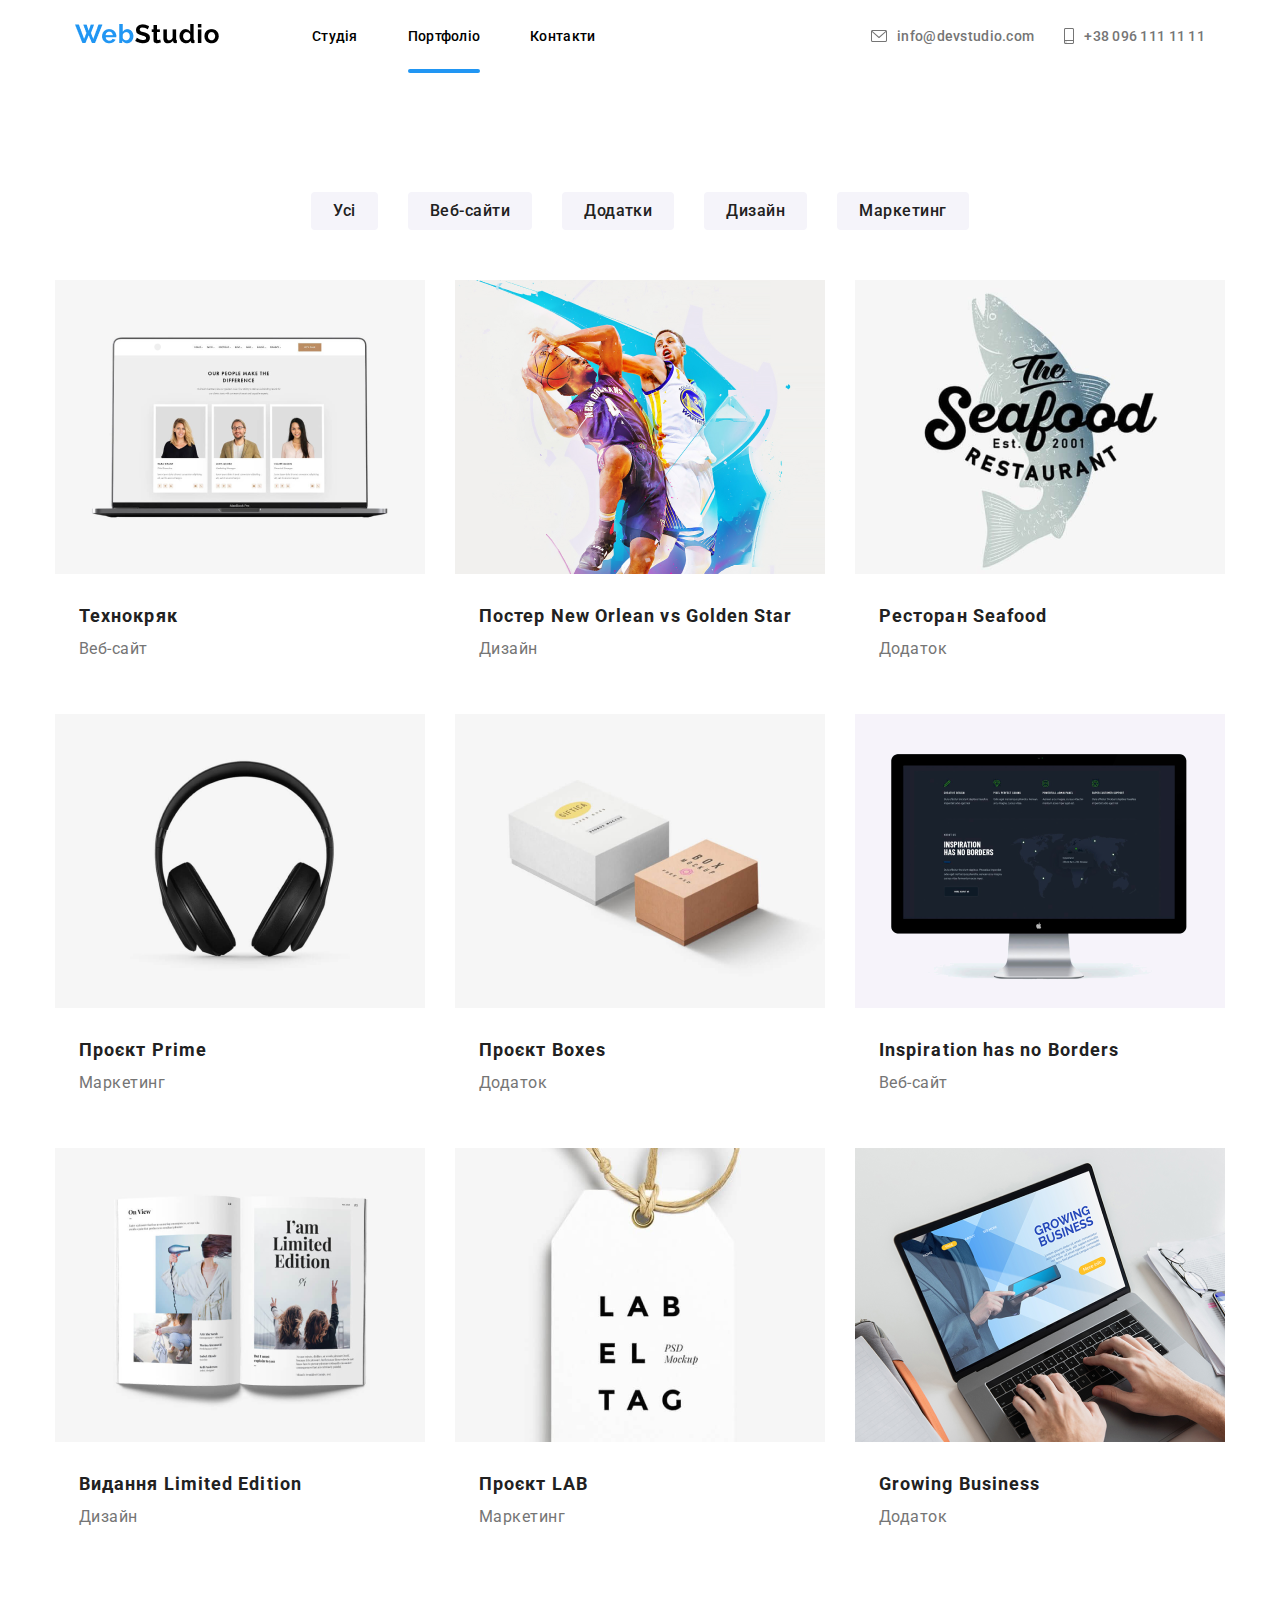
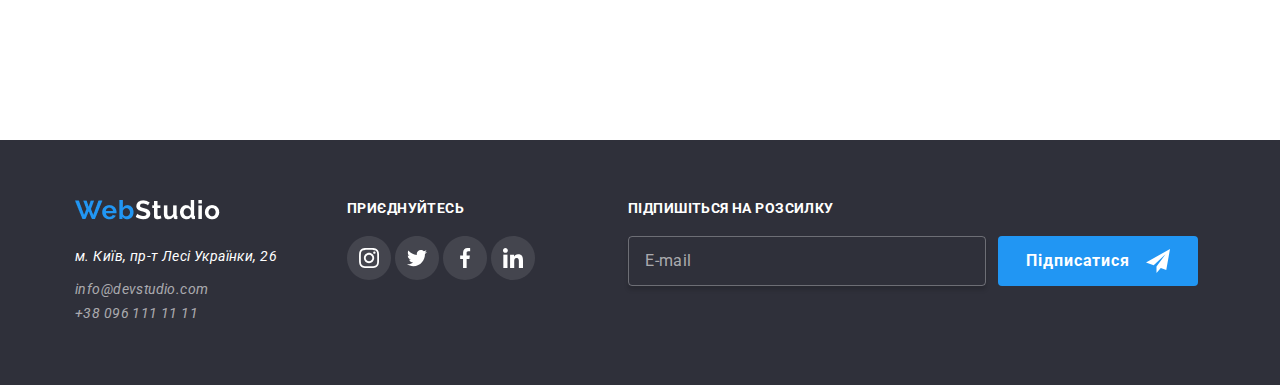
<file: pages/portfolio.html>
<!DOCTYPE html>
<html lang="en">

<head>
  <meta charset="UTF-8">
  <meta name="viewport" content="width=device-width, initial-scale=1.0">
  <title>Портфоліо</title>
  <link rel="stylesheet" href="../css/portfolio.css">
</head>

<body>
  <header class="header">
    <div class="header_container">
      <div class="header_left--side">
        <a href="#"
          ><img
            class="header_left--image"
            src="../images/WebStudio.png"
            alt="WebStudio"
        /></a>
        <ul class="header_navigation">
          <li class="header_navigation--items"><a href="/index.html">Студія</a></li>
          <li class="header_navigation--items">
            <a href="#">Портфоліо</a>
          </li>
          <li class="header_navigation--items"><a href="#footer">Контакти</a></li>
        </ul>
      </div>
      <div class="header_right--side">
        <div class="header_right--mobile--menu">
          <img src="../images/menu_40px.svg" alt="mobile-menu">
          <div class="header_right--mobile--menu--list--wrapper">
            <ul class="header_right--mobile--menu--list">
              <li class="header_right--mobile--menu--list--element"><a href="../index.html">Студія</a></li>
              <li class="header_right--mobile--menu--list--element"><a href="#">Портфоліо</a></li>
              <li class="header_right--mobile--menu--list--element"><a href="#footer">Контакти</a></li>
            </ul>
          </div>
        </div>
        <div class="header_right--side--part">
          <svg
            width="16"
            height="12"
            viewBox="0 0 16 12"
            fill="none"
            xmlns="http://www.w3.org/2000/svg"
          >
            <path
              d="M14.5 0H1.50001C0.672854 0 0 0.672853 0 1.50001V10.5C0 11.3271 0.672854 12 1.50001 12H14.5C15.3271 12 16 11.3271 16 10.5V1.50001C16 0.672853 15.3271 0 14.5 0ZM14.5 0.999994C14.5679 0.999994 14.6325 1.01409 14.6916 1.0387L8 6.83838L1.30833 1.0387C1.36742 1.01412 1.43204 0.999994 1.49998 0.999994H14.5ZM14.5 11H1.50001C1.22414 11 0.999996 10.7759 0.999996 10.5V2.09521L7.67236 7.87792C7.76661 7.95944 7.8833 7.99999 8 7.99999C8.1167 7.99999 8.23339 7.95948 8.32764 7.87792L15 2.09521V10.5C15 10.7759 14.7759 11 14.5 11Z"
              fill="#757575"
            />
          </svg>
          <a class="header_right--link" href="mailto:info@devstudio.com"
            >info@devstudio.com</a
          >
        </div>
        <div class="header_right--side--part">
          <svg
            width="10"
            height="16"
            viewBox="0 0 10 16"
            fill="none"
            xmlns="http://www.w3.org/2000/svg"
          >
            <path
              d="M8.5 0H1.5C0.672848 0 0 0.672848 0 1.5V14.5C0 15.3272 0.672848 16 1.5 16H8.5C9.32715 16 10 15.3272 10 14.5V1.5C10 0.672848 9.32715 0 8.5 0ZM1.5 1H8.5C8.77588 1 9 1.22412 9 1.5V12H1V1.5C1 1.22412 1.22412 1 1.5 1ZM8.5 15H1.5C1.22412 15 1 14.7759 1 14.5V13H9V14.5C9 14.7759 8.77588 15 8.5 15Z"
              fill="#757575"
            />
            <path
              d="M2.35355 13.7389C2.54882 13.9213 2.54882 14.2169 2.35355 14.3992C2.15828 14.5816 1.84172 14.5816 1.64645 14.3992C1.45118 14.2169 1.45118 13.9213 1.64645 13.7389C1.84172 13.5566 2.15828 13.5566 2.35355 13.7389Z"
              fill="#757575"
            />
          </svg>
          <a class="header_right--link" href="tel:+380961111111"
            >+38 096 111 11 11</a
          >
        </div>
      </div>
    </div>
  </header>

  <main class="main">
    <div class="main_container">
      <div class="main_navigation">
        <a href="#" class="main_link">Усі</a>
        <a href="#" class="main_link">Веб-сайти</a>
        <a href="#" class="main_link">Додатки</a>
        <a href="#" class="main_link">Дизайн</a>
        <a href="#" class="main_link">Маркетинг</a>
      </div>
      <section class="main_second--section">
          <div class="card">
            <img src="./portfolioImages/img.png" alt="card_1">
            <h5 class="card_title">Технокряк</h5>
            <p class="card_text">Веб-сайт</p>
            <div class="card_hover">
              <p class="card_hover--text">
                Ресурс пропонує комплексні пропозиції з різним рівнем функціоналу та сервісів. Все це дозволить відвідувачу отримати
                вичерпні відомості про компанію чи приватну особу.
              </p>
            </div>
          </div>
          <div class="card">
            <img src="./portfolioImages/img(1).png" alt="card2">
            <h5 class="card_title">Постер New Orlean vs Golden Star</h5>
            <p class="card_text">Дизайн</p>
            <div class="card_hover">
              <p class="card_hover--text">
                Ресурс пропонує комплексні пропозиції з різним рівнем функціоналу та сервісів. Все це дозволить відвідувачу отримати
                вичерпні відомості про компанію чи приватну особу.
              </p>
            </div>
          </div>
          <div class="card">
            <img src="./portfolioImages/img(2).png" alt="card3">
            <h5 class="card_title">Ресторан Seafood</h5>
            <p class="card_text">Додаток</p>
            <div class="card_hover">
              <p class="card_hover--text">
                Ресурс пропонує комплексні пропозиції з різним рівнем функціоналу та сервісів. Все це дозволить відвідувачу отримати
                вичерпні відомості про компанію чи приватну особу.
              </p>
            </div>
          </div>
          <div class="card">
            <img src="./portfolioImages/img(3).png" alt="card_1">
            <h5 class="card_title">Проєкт Prime</h5>
            <p class="card_text">Маркетинг</p>
            <div class="card_hover">
              <p class="card_hover--text">
                Ресурс пропонує комплексні пропозиції з різним рівнем функціоналу та сервісів. Все це дозволить відвідувачу отримати
                вичерпні відомості про компанію чи приватну особу.
              </p>
            </div>
          </div>
          <div class="card">
            <img src="./portfolioImages/img(4).png" alt="card2">
            <h5 class="card_title">Проєкт Boxes</h5>
            <p class="card_text">Додаток</p>
            <div class="card_hover">
              <p class="card_hover--text">
                Ресурс пропонує комплексні пропозиції з різним рівнем функціоналу та сервісів. Все це дозволить відвідувачу отримати
                вичерпні відомості про компанію чи приватну особу.
              </p>
            </div>
          </div>
          <div class="card">
            <img src="./portfolioImages/img(5).png" alt="card3">
            <h5 class="card_title">Inspiration has no Borders</h5>
            <p class="card_text">Веб-сайт</p>
            <div class="card_hover">
              <p class="card_hover--text">
                Ресурс пропонує комплексні пропозиції з різним рівнем функціоналу та сервісів. Все це дозволить відвідувачу отримати
                вичерпні відомості про компанію чи приватну особу.
              </p>
            </div>
          </div>
          <div class="card">
            <img src="./portfolioImages/img(6).png" alt="card_1">
            <h5 class="card_title">Видання Limited Edition</h5>
            <p class="card_text">Дизайн</p>
            <div class="card_hover">
              <p class="card_hover--text">
                Ресурс пропонує комплексні пропозиції з різним рівнем функціоналу та сервісів. Все це дозволить відвідувачу отримати
                вичерпні відомості про компанію чи приватну особу.
              </p>
            </div>
          </div>
          <div class="card">
            <img src="./portfolioImages/img(7).png" alt="card2">
            <h5 class="card_title">Проєкт LAB</h5>
            <p class="card_text">Маркетинг</p>
            <div class="card_hover">
              <p class="card_hover--text">
                Ресурс пропонує комплексні пропозиції з різним рівнем функціоналу та сервісів. Все це дозволить відвідувачу отримати
                вичерпні відомості про компанію чи приватну особу.
              </p>
            </div>
          </div>
          <div class="card">
            <img src="./portfolioImages/img(8).png" alt="card3">
            <h5 class="card_title">Growing Business</h5>
            <p class="card_text">Додаток</p>
            <div class="card_hover">
              <p class="card_hover--text">
                Ресурс пропонує комплексні пропозиції з різним рівнем функціоналу та сервісів. Все це дозволить відвідувачу отримати
                вичерпні відомості про компанію чи приватну особу.
              </p>
            </div>
          </div>
      </section>
    </div>
  </main>
  <footer id="footer">
    <section class="footer_section">
      <div class="footer_container">
        <div class="footer_first">
          <img src="../images/WebStudio-Footer.png" alt="footer_logo" />
          <address>
            <p class="footer_address">м. Київ, пр-т Лесі Українки, 26</p>
            <a class="footer_contact" href="mailto:info@devstudio.com"
              >info@devstudio.com</a
            >
            <a class="footer_contact" href="tel:+380961111111"
              >+38 096 111 11 11</a
            >
          </address>
        </div>
        <div class="footer_right">
          <div class="footer_second">
            <h6 class="footer_second--title">Приєднуйтесь</h6>
            <div class="card_socials">
              <svg
                width="44"
                height="44"
                viewBox="0 0 44 44"
                fill="none"
                xmlns="http://www.w3.org/2000/svg"
              >
                <path
                  d="M44 21.9999C44 28.0751 41.5376 33.5751 37.5564 37.5563C33.5751 41.5375 28.0751 43.9999 22 43.9999C15.9249 43.9999 10.4249 41.5375 6.44365 37.5563C2.46243 33.5751 0 28.0751 0 21.9999C0 15.9248 2.46243 10.4248 6.44365 6.44359C10.4249 2.46237 15.9249 -6.10352e-05 22 -6.10352e-05C28.0751 -6.10352e-05 33.5751 2.46237 37.5564 6.44359C41.5376 10.4248 44 15.9248 44 21.9999Z"
                  fill="#FFFFFF1A"
                />
                <g clip-path="url(#clip0_11_3173)">
                  <path
                    d="M31.9804 17.8801C31.9336 16.8174 31.7617 16.0868 31.5156 15.4537C31.2616 14.7818 30.8709 14.1801 30.359 13.68C29.8589 13.1721 29.2533 12.7774 28.5891 12.5274C27.9524 12.2813 27.2256 12.1094 26.163 12.0626C25.0924 12.0118 24.7525 12 22.0371 12C19.3217 12 18.9818 12.0118 17.9152 12.0586C16.8525 12.1055 16.1219 12.2775 15.489 12.5235C14.8169 12.7774 14.2153 13.1681 13.7152 13.68C13.2073 14.1801 12.8127 14.7857 12.5626 15.4499C12.3164 16.0868 12.1446 16.8134 12.0977 17.8761C12.0469 18.9467 12.0352 19.2866 12.0352 22.002C12.0352 24.7173 12.0469 25.0572 12.0938 26.1239C12.1406 27.1865 12.3126 27.9171 12.5588 28.5502C12.8127 29.2221 13.2073 29.8238 13.7152 30.3239C14.2153 30.8318 14.8209 31.2265 15.4851 31.4765C16.1219 31.7226 16.8486 31.8945 17.9114 31.9413C18.9779 31.9883 19.3179 31.9999 22.0333 31.9999C24.7487 31.9999 25.0885 31.9883 26.1552 31.9413C27.2179 31.8945 27.9484 31.7226 28.5813 31.4765C29.9254 30.9568 30.9881 29.8941 31.5078 28.5502C31.7538 27.9133 31.9258 27.1865 31.9727 26.1239C32.0195 25.0572 32.0313 24.7173 32.0313 22.002C32.0313 19.2866 32.0273 18.9467 31.9804 17.8801ZM30.1794 26.0457C30.1364 27.0225 29.9723 27.5499 29.8356 27.9015C29.4995 28.7728 28.808 29.4643 27.9367 29.8004C27.5851 29.9372 27.0538 30.1012 26.0809 30.1441C25.026 30.1911 24.7096 30.2027 22.0411 30.2027C19.3726 30.2027 19.0522 30.1911 18.0011 30.1441C17.0244 30.1012 16.4969 29.9372 16.1453 29.8004C15.7117 29.6402 15.317 29.3862 14.9967 29.0541C14.6646 28.7298 14.4106 28.3391 14.2504 27.9055C14.1137 27.5539 13.9496 27.0225 13.9067 26.0497C13.8597 24.9948 13.8481 24.6783 13.8481 22.0097C13.8481 19.3412 13.8597 19.0209 13.9067 17.9699C13.9496 16.9932 14.1137 16.4657 14.2504 16.1141C14.4106 15.6804 14.6646 15.2859 15.0007 14.9654C15.3248 14.6333 15.7155 14.3793 16.1493 14.2192C16.5009 14.0825 17.0323 13.9184 18.0051 13.8754C19.06 13.8285 19.3765 13.8168 22.0449 13.8168C24.7174 13.8168 25.0337 13.8285 26.0848 13.8754C27.0616 13.9184 27.589 14.0825 27.9407 14.2192C28.3742 14.3793 28.7689 14.6333 29.0893 14.9654C29.4213 15.2897 29.6753 15.6804 29.8356 16.1141C29.9723 16.4657 30.1364 16.997 30.1794 17.9699C30.2263 19.0248 30.238 19.3412 30.238 22.0097C30.238 24.6783 30.2263 24.9908 30.1794 26.0457Z"
                    fill="#AFB1B8"
                  />
                  <path
                    d="M22.0371 16.8642C19.2007 16.8642 16.8994 19.1654 16.8994 22.0019C16.8994 24.8385 19.2007 27.1396 22.0371 27.1396C24.8737 27.1396 27.1749 24.8385 27.1749 22.0019C27.1749 19.1654 24.8737 16.8642 22.0371 16.8642ZM22.0371 25.3346C20.197 25.3346 18.7044 23.8422 18.7044 22.0019C18.7044 20.1617 20.197 18.6692 22.0371 18.6692C23.8774 18.6692 25.3698 20.1617 25.3698 22.0019C25.3698 23.8422 23.8774 25.3346 22.0371 25.3346Z"
                    fill="#AFB1B8"
                  />
                  <path
                    d="M28.5775 16.6611C28.5775 17.3235 28.0404 17.8605 27.3779 17.8605C26.7155 17.8605 26.1785 17.3235 26.1785 16.6611C26.1785 15.9986 26.7155 15.4617 27.3779 15.4617C28.0404 15.4617 28.5775 15.9986 28.5775 16.6611Z"
                    fill="#AFB1B8"
                  />
                </g>
                <defs>
                  <clipPath id="clip0_11_3173">
                    <rect
                      width="20"
                      height="20"
                      fill="white"
                      transform="translate(12 12)"
                    />
                  </clipPath>
                </defs>
              </svg>
              <svg
                width="44"
                height="44"
                viewBox="0 0 44 44"
                fill="none"
                xmlns="http://www.w3.org/2000/svg"
              >
                <path
                  d="M44 21.9999C44 28.0751 41.5376 33.5751 37.5564 37.5563C33.5751 41.5375 28.0751 43.9999 22 43.9999C15.9249 43.9999 10.4249 41.5375 6.44365 37.5563C2.46243 33.5751 0 28.0751 0 21.9999C0 15.9248 2.46243 10.4248 6.44365 6.44359C10.4249 2.46237 15.9249 -6.10352e-05 22 -6.10352e-05C28.0751 -6.10352e-05 33.5751 2.46237 37.5564 6.44359C41.5376 10.4248 44 15.9248 44 21.9999Z"
                  fill="#FFFFFF1A"
                />
                <g clip-path="url(#clip0_11_3139)">
                  <path
                    d="M32 15.7988C31.2563 16.125 30.4637 16.3412 29.6375 16.4462C30.4875 15.9388 31.1363 15.1412 31.4412 14.18C30.6488 14.6525 29.7738 14.9863 28.8412 15.1725C28.0887 14.3713 27.0162 13.875 25.8462 13.875C23.5763 13.875 21.7487 15.7175 21.7487 17.9763C21.7487 18.3012 21.7762 18.6137 21.8438 18.9112C18.435 18.745 15.4188 17.1113 13.3925 14.6225C13.0387 15.2363 12.8313 15.9388 12.8313 16.695C12.8313 18.115 13.5625 19.3737 14.6525 20.1025C13.9937 20.09 13.3475 19.8988 12.8 19.5975C12.8 19.61 12.8 19.6262 12.8 19.6425C12.8 21.635 14.2212 23.29 16.085 23.6712C15.7512 23.7625 15.3875 23.8062 15.01 23.8062C14.7475 23.8062 14.4825 23.7913 14.2337 23.7362C14.765 25.36 16.2725 26.5538 18.065 26.5925C16.67 27.6838 14.8988 28.3412 12.9813 28.3412C12.645 28.3412 12.3225 28.3263 12 28.285C13.8162 29.4563 15.9688 30.125 18.29 30.125C25.835 30.125 29.96 23.875 29.96 18.4575C29.96 18.2762 29.9538 18.1013 29.945 17.9275C30.7588 17.35 31.4425 16.6288 32 15.7988Z"
                    fill="#AFB1B8"
                  />
                </g>
                <defs>
                  <clipPath id="clip0_11_3139">
                    <rect
                      width="20"
                      height="20"
                      fill="white"
                      transform="translate(12 12)"
                    />
                  </clipPath>
                </defs>
              </svg>
              <svg
                width="44"
                height="44"
                viewBox="0 0 44 44"
                fill="none"
                xmlns="http://www.w3.org/2000/svg"
              >
                <path
                  d="M44 21.9999C44 28.0751 41.5376 33.5751 37.5564 37.5563C33.5751 41.5375 28.0751 43.9999 22 43.9999C15.9249 43.9999 10.4249 41.5375 6.44365 37.5563C2.46243 33.5751 0 28.0751 0 21.9999C0 15.9248 2.46243 10.4248 6.44365 6.44359C10.4249 2.46237 15.9249 -6.10352e-05 22 -6.10352e-05C28.0751 -6.10352e-05 33.5751 2.46237 37.5564 6.44359C41.5376 10.4248 44 15.9248 44 21.9999Z"
                  fill="#FFFFFF1A"
                />
                <g clip-path="url(#clip0_11_3135)">
                  <path
                    d="M25.3309 15.3208H27.1567V12.1408C26.8417 12.0975 25.7584 12 24.4967 12C21.8642 12 20.0609 13.6558 20.0609 16.6992V19.5H17.1559V23.055H20.0609V32H23.6226V23.0558H26.4101L26.8526 19.5008H23.6217V17.0517C23.6226 16.0242 23.8992 15.3208 25.3309 15.3208Z"
                    fill="#AFB1B8"
                  />
                </g>
                <defs>
                  <clipPath id="clip0_11_3135">
                    <rect
                      width="20"
                      height="20"
                      fill="white"
                      transform="translate(12 12)"
                    />
                  </clipPath>
                </defs>
              </svg>
              <svg
                width="44"
                height="44"
                viewBox="0 0 44 44"
                fill="none"
                xmlns="http://www.w3.org/2000/svg"
              >
                <path
                  d="M44 21.9999C44 28.0751 41.5376 33.5751 37.5564 37.5563C33.5751 41.5375 28.0751 43.9999 22 43.9999C15.9249 43.9999 10.4249 41.5375 6.44365 37.5563C2.46243 33.5751 0 28.0751 0 21.9999C0 15.9248 2.46243 10.4248 6.44365 6.44359C10.4249 2.46237 15.9249 -6.10352e-05 22 -6.10352e-05C28.0751 -6.10352e-05 33.5751 2.46237 37.5564 6.44359C41.5376 10.4248 44 15.9248 44 21.9999Z"
                  fill="#FFFFFF1A"
                />
                <g clip-path="url(#clip0_11_3129)">
                  <path
                    d="M31.9951 32V31.9992H32.0001V24.6642C32.0001 21.0759 31.2276 18.3117 27.0326 18.3117C25.0159 18.3117 23.6626 19.4184 23.1101 20.4675H23.0517V18.6467H19.0742V31.9992H23.2159V25.3875C23.2159 23.6467 23.5459 21.9634 25.7017 21.9634C27.8259 21.9634 27.8576 23.95 27.8576 25.4992V32H31.9951Z"
                    fill="#AFB1B8"
                  />
                  <path
                    d="M12.33 18.6475H16.4766V32H12.33V18.6475Z"
                    fill="#AFB1B8"
                  />
                  <path
                    d="M14.4017 12C13.0758 12 12 13.0758 12 14.4017C12 15.7275 13.0758 16.8258 14.4017 16.8258C15.7275 16.8258 16.8033 15.7275 16.8033 14.4017C16.8025 13.0758 15.7267 12 14.4017 12V12Z"
                    fill="#AFB1B8"
                  />
                </g>
                <defs>
                  <clipPath id="clip0_11_3129">
                    <rect
                      width="20"
                      height="20"
                      fill="white"
                      transform="translate(12 12)"
                    />
                  </clipPath>
                </defs>
              </svg>
            </div>
          </div>
          <div class="footer_third">
            <h3 class="footer_third--title">Підпишіться на розсилку</h3>
            <div class="footer_third--email--wrapper">
              <input placeholder="E-mail" type="email" />
              <button>Підписатися <svg width="24" height="24" viewBox="0 0 24 24" fill="none" xmlns="http://www.w3.org/2000/svg">
                <path d="M24 0L0 13.5L7.66994 16.3407L19.5 5.25002L10.5017 17.3896L10.509 17.3923L10.5 17.3896V24.0001L14.8013 18.982L20.2501 21.0001L24 0Z" fill="white"/>
                </svg>
                </button>
            </div>
          </div>
        </div>
      </div>
    </section>
  </footer>
  <script src="./js/menu.js"></script>
</body>

</html>
</file>
<file: css/style.css>
@import url("https://fonts.googleapis.com/css2?family=Inter:wght@100..900&family=Roboto:ital,wght@0,100;0,300;0,400;0,500;0,700;0,900;1,100;1,300;1,400;1,500;1,700;1,900&display=swap");
* {
  margin: 0;
  padding: 0;
  box-sizing: border-box;
}

ul,
ol {
  list-style-type: none;
}

a {
  text-decoration: none;
  color: black;
}

body {
  font-family: "Roboto", sans-serif;
}

.header {
  padding-top: 24px;
  padding-bottom: 25px;
}
.header_container {
  width: 100%;
  max-width: 1170px;
  margin: 0 auto;
  padding: 0 20px;
  display: flex;
  justify-content: space-between;
}
.header_right--side {
  display: flex;
  gap: 30px;
}
.header_right--side--part {
  display: flex;
  gap: 10px;
  align-items: center;
}
.header_right--side--part svg {
  transition: 0.5s;
}
.header_right--side--part:hover {
  cursor: pointer;
}
.header_right--side--part:hover svg path {
  fill: #2196f3;
  transition: 0.5s;
}
.header_right--side--part:hover a {
  color: #2196f3;
}
.header_right--mobile--menu {
  display: none;
}
.header_right--mobile--menu--list--wrapper {
  position: fixed;
  right: 0;
  top: 0;
  width: 250px;
  height: 100vh;
  background-color: rgba(33, 150, 243, 0.9019607843);
  display: flex;
  justify-content: center;
  align-items: center;
  transform: translateX(100%);
  transition: transform 1s ease-in-out;
}
.header_right--mobile--menu--list {
  display: flex;
  flex-direction: column;
  padding: 15px;
  gap: 20px;
  color: beige;
  font-size: 20px;
}
.header_right--mobile--menu--list a {
  color: beige;
}
.header_right--link {
  font-family: "Roboto", sans-serif;
  font-size: 14px;
  font-weight: 500;
  line-height: 16.41px;
  letter-spacing: 0.02em;
  text-align: left;
  color: #212121;
  transition: 0.5s;
  color: #757575;
}
.header_right--link:hover {
  transition: 0.5s;
  color: #2196f3;
}
.header_right--link:first-child {
  margin-right: 50px;
}
.header_left--side {
  display: flex;
}
.header_left--image {
  margin-right: 93px;
}
.header_navigation {
  display: flex;
  align-items: center;
}
.header_navigation--items {
  font-family: "Roboto", sans-serif;
  font-size: 14px;
  font-weight: 500;
  line-height: 16.41px;
  letter-spacing: 0.02em;
  text-align: left;
  color: #212121;
  transition: 0.5s;
}
.header_navigation--items:not(:last-child) {
  margin-right: 50px;
}
.header_navigation--items:first-child {
  position: relative;
  color: #2196F3;
}
.header_navigation--items:first-child::after {
  content: "";
  width: 48px;
  height: 4px;
  border-radius: 2px;
  background-color: #2196F3;
  display: block;
  top: 41px;
  position: absolute;
}
.header_navigation--items a {
  transition: 0.5s;
}
.header_navigation--items a:hover {
  transition: 0.5s;
  color: #2196f3;
}

@media screen and (max-width: 915px) {
  .header_right--side {
    flex-direction: column;
    gap: 10px;
  }
  .header_container {
    align-items: center;
  }
}
@media screen and (max-width: 750px) {
  .header_left--side {
    flex-direction: column;
    gap: 15px;
  }
}
@media screen and (max-width: 500px) {
  .header_navigation, .header_right--side--part {
    display: none;
  }
  .header_right--mobile--menu {
    display: block;
    cursor: pointer;
  }
}
.main {
  margin-bottom: 124px;
}
.main_container {
  width: 100%;
  max-width: 1170px;
  margin: 0 auto;
  display: flex;
  justify-content: center;
}
.main_first--section {
  background-image: url("/images/fon.png");
  background-repeat: no-repeat;
  background-size: cover;
}
.main_first--section .main_container {
  padding-top: 12.5rem;
  padding-bottom: 12.5rem;
  margin-bottom: 94px;
}
.main_first--title {
  margin-bottom: 30px;
  max-width: 696px;
  font-family: Roboto;
  font-size: 44px;
  font-weight: 900;
  line-height: 60px;
  letter-spacing: 0.06em;
  text-align: center;
  color: white;
  text-transform: uppercase;
}
.main_first--content {
  display: flex;
  flex-direction: column;
  align-items: center;
}
.main_first--btn {
  transition: 1s ease-in-out;
  width: 216px;
  height: 50px;
  border-radius: 4px;
  border: 0;
  background-color: #2196f3;
  color: white;
}
.main_second--section .main_container {
  margin-bottom: 94px;
}
.main_second--card--image {
  margin-bottom: 30px;
}
.main_second--title {
  margin-bottom: 10px;
  font-family: "Roboto", sans-serif;
  letter-spacing: 0.03em;
  color: #212121;
  font-size: 14px;
  font-weight: 700;
  line-height: 16.41px;
}
.main_second--text {
  font-family: "Roboto", sans-serif;
  font-size: 14px;
  font-weight: 400;
  line-height: 24px;
  letter-spacing: 0.03em;
  text-align: left;
  color: #757575;
}
.main_third--section .main_container {
  flex-direction: column;
  justify-content: space-between;
}
.main_third--title {
  font-family: "Roboto", sans-serif;
  font-size: 36px;
  font-weight: 700;
  line-height: 42.19px;
  letter-spacing: 0.03em;
  text-align: center;
  text-underline-position: from-font;
  -webkit-text-decoration-skip-ink: none;
          text-decoration-skip-ink: none;
  color: #212121;
  margin-bottom: 50px;
}
.main_third--images {
  width: 100%;
  display: flex;
  justify-content: space-between;
}
.main_third .card {
  box-shadow: 0px 2px 1px 0px rgba(0, 0, 0, 0.2);
  box-shadow: 0px 1px 1px 0px rgba(0, 0, 0, 0.1411764706);
  box-shadow: 0px 1px 3px 0px rgba(0, 0, 0, 0.1215686275);
  padding-bottom: 20px;
}
.main_third .card_title {
  margin-top: 30px;
  margin-bottom: 10px;
  font-family: Roboto;
  font-size: 16px;
  font-weight: 500;
  line-height: 18.75px;
  letter-spacing: 0.03em;
  text-align: center;
  color: #212121;
}
.main_third .card_text {
  font-family: Roboto;
  font-size: 16px;
  font-weight: 400;
  line-height: 18.75px;
  letter-spacing: 0.03em;
  text-align: center;
  color: #757575;
}
.main_fourth--section {
  margin-top: 94px;
  padding-top: 94px;
  padding-bottom: 94px;
  background-color: #F5F4FA;
}
.main_fourth--section .main_container {
  flex-direction: column;
}
.main_fourth--title {
  font-family: "Roboto", sans-serif;
  font-size: 36px;
  font-weight: 700;
  line-height: 42.19px;
  letter-spacing: 0.03em;
  text-align: center;
  text-underline-position: from-font;
  -webkit-text-decoration-skip-ink: none;
          text-decoration-skip-ink: none;
  color: #212121;
  margin-bottom: 50px;
}
.main_fourth--cards {
  display: flex;
  justify-content: space-between;
}
.main_fourth--cards .card_title {
  margin-top: 30px;
  margin-bottom: 10px;
  font-family: "Roboto", sans-serif;
  letter-spacing: 0.03em;
  color: #212121;
  font-size: 16px;
  font-weight: 500;
  line-height: 18.75px;
  text-align: center;
}
.main_fourth--cards .card_text {
  font-family: "Roboto", sans-serif;
  font-size: 16px;
  font-weight: 400;
  line-height: 18.75px;
  letter-spacing: 0.03em;
  color: #757575;
  text-align: center;
}
.main_fourth--cards .card img {
  width: 270px;
  height: 260px;
}
.main_fourth--cards .card .card_socials {
  display: flex;
  gap: 10px;
  justify-content: center;
  margin-top: 16px;
}
.main_fourth--cards .card .card_socials svg path,
.main_fourth--cards .card .card_socials svg g path {
  cursor: pointer;
  transition: 0.5s;
}
.main_fourth--cards .card .card_socials svg:hover path {
  fill: #2196f3;
  transition: 0.5s;
}
.main_fourth--cards .card .card_socials svg:hover g path {
  fill: white;
  transition: 0.5s;
}
.main_fifth--section {
  margin-top: 94px;
}
.main_fifth--section .main_container {
  flex-direction: column;
  align-items: center;
}
.main_fifth--title {
  margin-bottom: 50px;
  font-family: "Roboto", sans-serif;
  font-size: 36px;
  font-weight: 700;
  line-height: 42.19px;
  letter-spacing: 0.03em;
  text-align: center;
  text-underline-position: from-font;
  -webkit-text-decoration-skip-ink: none;
          text-decoration-skip-ink: none;
  color: #212121;
  margin-bottom: 50px;
}
.main_fifth--clients {
  display: flex;
  gap: 30px;
}
.main_fifth--clients svg {
  cursor: pointer;
}
.main_fifth--clients svg:hover rect {
  stroke: #2196f3;
  transition: 0.5s;
}
.main_fifth--clients svg rect, .main_fifth--clients svg path {
  transition: 0.5s;
}
.main_fifth--clients svg:hover path {
  fill: #2196f3;
  transition: 0.5s;
}

@media screen and (max-width: 1230px) {
  .main_second--section .main_container {
    display: grid;
    grid-template-columns: repeat(2, 1fr);
    justify-content: center;
    gap: 25px;
  }
  .main_second--section .main_container .main_second--card {
    display: flex;
    flex-direction: column;
    align-items: center;
  }
}
@media screen and (max-width: 1200px) {
  .main_fifth--clients {
    display: grid;
    grid-template-columns: repeat(3, 1fr);
  }
}
@media screen and (max-width: 1170px) {
  .main_third--images {
    display: grid;
    grid-template-areas: "first-card second-card" "third-card .";
  }
  .main_third--images div:first-child {
    grid-area: first-card;
  }
  .main_third--images div:nth-child(2) {
    grid-area: second-card;
  }
  .main_third--images div:nth-child(3) {
    grid-area: third-card;
  }
}
@media screen and (max-width: 1105px) {
  .main_fourth--cards {
    display: grid;
    grid-template-columns: repeat(2, 1fr);
    gap: 20px;
  }
  .main_fourth--cards .card {
    display: flex;
    flex-direction: column;
    align-items: center;
  }
}
@media screen and (max-width: 765px) {
  .main_third--images {
    grid-template-areas: "first-card" "second-card" "third-card";
    justify-content: center;
    gap: 20px;
  }
}
@media screen and (max-width: 600px) {
  .main_fifth--clients {
    grid-template-columns: repeat(2, 1fr);
  }
}
@media screen and (max-width: 585px) {
  .main_second--section .main_container {
    grid-template-columns: repeat(1, 1fr);
  }
  .main_second--section .main_container .main_second--text {
    text-align: center;
  }
}
@media screen and (max-width: 580px) {
  .main_fourth--cards {
    gap: 30px;
    grid-template-columns: repeat(1, 1fr);
  }
}
@media screen and (max-width: 420px) {
  .main_first--section {
    background-position: center;
  }
  .main_first--title {
    font-size: 30px;
  }
  .main_first--btn {
    width: 195px;
  }
}
@media screen and (max-width: 400px) {
  .main_fifth--clients {
    grid-template-columns: repeat(1, 1fr);
  }
}
@media screen and (max-width: 388px) {
  .main_third--section {
    display: none;
  }
}
.footer_section {
  background-color: #2f303a;
  margin-top: 94px;
}

.footer_container {
  display: flex;
  gap: 70px;
  width: 100%;
  max-width: 1170px;
  margin: 0 auto;
  padding: 60px 20px;
}
.footer_container img {
  margin-bottom: 20px;
}

footer address {
  display: flex;
  flex-direction: column;
}
footer .card_socials {
  justify-content: start;
}
footer .card_socials svg {
  cursor: pointer;
}
footer .card_socials svg g path {
  fill: #ffffff;
  transition: 0.5s;
}
footer .card_socials svg path {
  transition: 0.5s;
}
footer .card_socials svg:hover path {
  fill: #2196f3;
  transition: 0.5s;
}
footer .card_socials svg:hover g path {
  fill: white;
  transition: 0.5s;
}
footer .footer_address {
  margin-bottom: 9px;
  font-family: Roboto;
  font-size: 14px;
  font-weight: 400;
  line-height: 24px;
  letter-spacing: 0.03em;
  color: white;
}
footer .footer_contact {
  font-family: Roboto;
  font-size: 14px;
  font-weight: 400;
  line-height: 24px;
  letter-spacing: 0.03em;
  color: rgba(255, 255, 255, 0.6);
}
footer .footer_contact:first-child {
  margin-bottom: 9px;
}
footer .footer_second--title {
  margin-bottom: 20px;
  font-family: "Roboto", sans-serif;
  font-size: 14px;
  font-weight: 700;
  line-height: 16.41px;
  letter-spacing: 0.03em;
  text-transform: uppercase;
  color: #ffffff;
}
footer .footer_third--title {
  margin-bottom: 20px;
  font-family: "Roboto", sans-serif;
  font-size: 14px;
  font-weight: 700;
  line-height: 16.41px;
  letter-spacing: 0.03em;
  text-transform: uppercase;
  color: #ffffff;
}

.footer_right {
  display: flex;
  gap: 93px;
}

.footer_third--email--wrapper {
  display: flex;
  gap: 12px;
}
.footer_third input {
  width: 358px;
  height: 50px;
  border-radius: 4px;
  background-color: transparent;
  border: 1px solid rgba(255, 255, 255, 0.3019607843);
  box-shadow: 0 4px 4px 0 rgba(0, 0, 0, 0.1490196078);
}
.footer_third input::-moz-placeholder {
  padding-left: 16px;
  font-family: Roboto;
  font-size: 16px;
  font-weight: 400;
  line-height: 20px;
  letter-spacing: 0.03em;
  color: rgba(255, 255, 255, 0.6);
}
.footer_third input::placeholder {
  padding-left: 16px;
  font-family: Roboto;
  font-size: 16px;
  font-weight: 400;
  line-height: 20px;
  letter-spacing: 0.03em;
  color: rgba(255, 255, 255, 0.6);
}
.footer_third button {
  justify-content: center;
  width: 200px;
  height: 50px;
  border-radius: 4px;
  background-color: #2196f3;
  color: #ffffff;
  font-family: Roboto;
  font-size: 16px;
  font-weight: 700;
  line-height: 30px;
  letter-spacing: 0.06em;
  text-align: center;
  text-underline-position: from-font;
  -webkit-text-decoration-skip-ink: none;
          text-decoration-skip-ink: none;
  display: flex;
  align-items: center;
  gap: 16px;
  border: 0;
}

@media screen and (max-width: 1011px) {
  .footer_right {
    flex-direction: column;
    gap: 20px;
  }
}
@media screen and (max-width: 835px) {
  .footer_third--email--wrapper {
    flex-direction: column;
  }
  .footer_third--email--wrapper input {
    width: 100%;
  }
}
@media screen and (max-width: 460px) {
  .footer_container {
    flex-direction: column;
    gap: 35px;
  }
}
.backdrop {
  position: fixed;
  top: 0;
  left: 0;
  width: 100%;
  height: 100%;
  background-color: rgba(0, 0, 0, 0.2);
  opacity: 1;
}
.backdrop.is-hidden {
  opacity: 0;
  pointer-events: none;
}
.backdrop .modal {
  width: 528px;
  height: 581px;
  position: absolute;
  left: 50%;
  top: 50%;
  transform: translate(-50%, -50%);
  background-color: #ffffff;
  border-radius: 4px;
}
.backdrop .modal .form {
  display: flex;
  flex-direction: column;
  gap: 10px;
  align-items: center;
}
.backdrop .modal .form_field textarea::-moz-placeholder {
  font-family: Roboto;
  font-size: 12px;
  font-weight: 400;
  line-height: 14.06px;
  letter-spacing: 0.01em;
  text-align: left;
  color: #757575;
}
.backdrop .modal .form_field label, .backdrop .modal .form_field textarea::placeholder {
  font-family: Roboto;
  font-size: 12px;
  font-weight: 400;
  line-height: 14.06px;
  letter-spacing: 0.01em;
  text-align: left;
  color: #757575;
}
.backdrop .modal .form input:not([type=checkbox]) {
  width: 448px;
  height: 40px;
  border-radius: 4px;
  border: 1px solid rgba(33, 33, 33, 0.2);
  padding-left: 40px;
}
.backdrop .modal .form_field {
  position: relative;
}
.backdrop .modal .form_field svg {
  position: absolute;
  top: 50%;
  left: 12px;
  z-index: 5;
}
.backdrop .modal .form_field textarea {
  resize: none;
  width: 448px;
  height: 120px;
  border-radius: 4px;
  border: 1px solid rgba(33, 33, 33, 0.2);
  padding: 12px 16px;
}
.backdrop .modal .form_field textarea:focus {
  outline: none;
}
.backdrop .modal .form_field:focus-within svg g path {
  fill: #2196f3;
}
.backdrop .modal .form_field input:focus {
  outline: none;
  border-color: #2196f3;
}
.backdrop .modal .form-accept--rules {
  display: flex;
  gap: 8px;
}
.backdrop .modal .form_accept--text {
  font-family: Roboto;
  font-size: 14px;
  font-weight: 400;
  line-height: 24px;
  letter-spacing: 0.03em;
  text-align: left;
  color: #757575;
}
.backdrop .modal .form_accept--link {
  text-decoration: underline;
  color: #2196f3;
}
.backdrop .modal .form_btn--wrapper {
  margin-top: 30px;
  margin-bottom: 40px;
}
.backdrop .modal .form_submit {
  width: 200px;
  height: 50px;
  background: #188CE8;
  box-shadow: 0px 4px 4px 0px rgba(0, 0, 0, 0.1490196078);
  border: 0;
  border-radius: 4px;
  font-family: Roboto;
  font-size: 16px;
  font-weight: 700;
  line-height: 30px;
  letter-spacing: 0.06em;
  text-align: center;
  color: #FFFFFF;
  cursor: pointer;
}
.backdrop .modal_close {
  cursor: pointer;
}
.backdrop .modal_close--wrapper {
  display: flex;
  justify-content: end;
  padding-top: 8px;
  padding-right: 8px;
}
.backdrop .modal_title {
  font-family: Roboto;
  font-size: 20px;
  font-weight: 700;
  line-height: 23.44px;
  letter-spacing: 0.03em;
  text-align: center;
  color: #212121;
  margin-bottom: 12px;
}

@media screen and (max-width: 560px) {
  .backdrop .modal {
    width: 300px;
    height: 600px;
  }
  .backdrop .modal .form input:not([type=checkbox]), .backdrop .modal .form_field textarea {
    width: 200px;
  }
  .backdrop .modal .form-accept--rules {
    padding: 0 10px 0 10px;
  }
  .backdrop .modal .form_submit {
    width: 150px;
    height: 35px;
    font-size: 14px;
  }
  .backdrop .modal .form_btn--wrapper {
    margin-top: 10px;
    margin-bottom: 0;
  }
  .backdrop .modal .form_accept--text {
    max-width: 165px;
  }
}
html {
  scroll-behavior: smooth;
}/*# sourceMappingURL=style.css.map */
</file>
<file: css/portfolio.css>
@import url("https://fonts.googleapis.com/css2?family=Inter:wght@100..900&family=Roboto:ital,wght@0,100;0,300;0,400;0,500;0,700;0,900;1,100;1,300;1,400;1,500;1,700;1,900&display=swap");
* {
  margin: 0;
  padding: 0;
  box-sizing: border-box;
}

ul,
ol {
  list-style-type: none;
}

a {
  text-decoration: none;
  color: black;
}

body {
  font-family: "Roboto", sans-serif;
}

.header {
  padding-top: 24px;
  padding-bottom: 25px;
}
.header_container {
  width: 100%;
  max-width: 1170px;
  margin: 0 auto;
  padding: 0 20px;
  display: flex;
  justify-content: space-between;
}
.header_right--side {
  display: flex;
  gap: 30px;
}
.header_right--side--part {
  display: flex;
  gap: 10px;
  align-items: center;
}
.header_right--side--part svg {
  transition: 0.5s;
}
.header_right--side--part:hover {
  cursor: pointer;
}
.header_right--side--part:hover svg path {
  fill: #2196f3;
  transition: 0.5s;
}
.header_right--side--part:hover a {
  color: #2196f3;
}
.header_right--mobile--menu {
  display: none;
}
.header_right--mobile--menu--list--wrapper {
  position: fixed;
  right: 0;
  top: 0;
  width: 250px;
  height: 100vh;
  background-color: rgba(33, 150, 243, 0.9019607843);
  display: flex;
  z-index: 99;
  justify-content: center;
  align-items: center;
  transform: translateX(100%);
  transition: transform 1s ease-in-out;
}
.header_right--mobile--menu--list {
  display: flex;
  flex-direction: column;
  padding: 15px;
  gap: 20px;
  color: beige;
  font-size: 20px;
}
.header_right--mobile--menu--list a {
  color: beige;
}
.header_right--link {
  font-family: "Roboto", sans-serif;
  font-size: 14px;
  font-weight: 500;
  line-height: 16.41px;
  letter-spacing: 0.02em;
  text-align: left;
  color: #212121;
  transition: 0.5s;
  color: #757575;
}
.header_right--link:hover {
  transition: 0.5s;
  color: #2196f3;
}
.header_right--link:first-child {
  margin-right: 50px;
}
.header_left--side {
  display: flex;
}
.header_left--image {
  margin-right: 93px;
}
.header_navigation {
  display: flex;
  align-items: center;
}
.header_navigation--items {
  font-family: "Roboto", sans-serif;
  font-size: 14px;
  font-weight: 500;
  line-height: 16.41px;
  letter-spacing: 0.02em;
  text-align: left;
  color: #212121;
  transition: 0.5s;
}
.header_navigation--items:not(:last-child) {
  margin-right: 50px;
}
.header_navigation--items:nth-child(2) {
  position: relative;
  color: #2196F3;
}
.header_navigation--items:nth-child(2)::after {
  content: "";
  width: 72px;
  height: 4px;
  border-radius: 2px;
  background-color: #2196F3;
  display: block;
  top: 41px;
  position: absolute;
}
.header_navigation--items a {
  transition: 0.5s;
}
.header_navigation--items a:hover {
  transition: 0.5s;
  color: #2196f3;
}

@media screen and (max-width: 915px) {
  .header_right--side {
    flex-direction: column;
    gap: 10px;
  }
  .header_container {
    align-items: center;
  }
}
@media screen and (max-width: 750px) {
  .header_left--side {
    flex-direction: column;
    gap: 15px;
  }
}
@media screen and (max-width: 500px) {
  .header_navigation, .header_right--side--part {
    display: none;
  }
  .header_right--mobile--menu {
    display: block;
    cursor: pointer;
  }
}
.main {
  margin-top: 119px;
}
.main_container {
  width: 100%;
  max-width: 1170px;
  margin: 0 auto;
}
.main_navigation {
  display: flex;
  justify-content: center;
}
.main_link {
  height: 38px;
  display: flex;
  align-items: center;
  justify-content: center;
  color: #212121;
  font-family: Roboto;
  font-size: 16px;
  font-weight: 500;
  line-height: 26px;
  letter-spacing: 0.03em;
  text-align: center;
  transition: 0.5s;
  background-color: #F5F4FA;
  padding: 6px 22px;
  border-radius: 4px;
  margin-bottom: 50px;
}
.main_link:not(:last-child) {
  margin-right: 30px;
}
.main_link:hover {
  transform: scale(1.2);
  background-color: #2196F3;
  color: white;
  border-radius: 4px;
}
.main_second--section {
  padding-bottom: 94px;
  display: flex;
  max-width: 1170px;
  justify-content: center;
  gap: 30px;
  flex-wrap: wrap;
}
.main_second--section:not(:last-child) {
  margin-bottom: 30px;
}
.main_second--section .card {
  height: 404px;
  overflow: hidden;
  position: relative;
}
.main_second--section .card img {
  margin-bottom: 20px;
}
.main_second--section .card_title {
  font-family: Roboto;
  font-size: 18px;
  font-weight: 700;
  line-height: 36px;
  letter-spacing: 0.06em;
  text-align: left;
  color: #212121;
}
.main_second--section .card_text {
  font-family: Roboto;
  font-size: 16px;
  font-weight: 400;
  line-height: 30px;
  letter-spacing: 0.03em;
  text-align: left;
  padding-bottom: 20px;
  color: #757575;
}
.main_second--section .card_text, .main_second--section .card_title {
  padding-left: 24px;
}
.main_second--section .card:hover .card_hover {
  transform: translateY(0);
  top: 0;
  height: 75%;
}
.main_second--section .card_hover {
  position: absolute;
  bottom: 0;
  right: 0;
  left: 0;
  background-color: rgba(33, 150, 243, 0.8980392157);
  transform: translateY(100%);
  transition: transform 0.5s ease;
}
.main_second--section .card_hover--text {
  font-family: Roboto;
  max-width: 340px;
  font-size: 18px;
  font-weight: 400;
  line-height: 28px;
  letter-spacing: 0.03em;
  text-align: left;
  text-underline-position: from-font;
  -webkit-text-decoration-skip-ink: none;
          text-decoration-skip-ink: none;
  color: white;
  padding: 63px 0px 63px 24px;
}
.main_second--section .card:hover {
  box-shadow: 1px 4px 6px 0px rgba(0, 0, 0, 0.1607843137), 0px 4px 4px 0px rgba(0, 0, 0, 0.0588235294), 0px 1px 1px 0px rgba(0, 0, 0, 0.1215686275);
  transition: 0.5s;
}

@media screen and (max-width: 640px) {
  .main_navigation {
    display: grid;
    grid-template-columns: repeat(3, 1fr);
    gap: 7px;
    margin-bottom: 40px;
  }
  .main_navigation .main_link {
    margin-bottom: 0;
    margin-right: 0;
  }
}
@media screen and (max-width: 400px) {
  .main_second--section .card img {
    width: 100%;
  }
}
@media screen and (max-width: 385px) {
  .main_navigation {
    grid-template-columns: repeat(2, 1fr);
  }
}
.footer_section {
  background-color: #2f303a;
  margin-top: 94px;
}

.footer_container {
  display: flex;
  gap: 70px;
  width: 100%;
  max-width: 1170px;
  margin: 0 auto;
  padding: 60px 20px;
}
.footer_container img {
  margin-bottom: 20px;
}

footer address {
  display: flex;
  flex-direction: column;
}
footer .card_socials {
  justify-content: start;
}
footer .card_socials svg {
  cursor: pointer;
}
footer .card_socials svg g path {
  fill: #ffffff;
  transition: 0.5s;
}
footer .card_socials svg path {
  transition: 0.5s;
}
footer .card_socials svg:hover path {
  fill: #2196f3;
  transition: 0.5s;
}
footer .card_socials svg:hover g path {
  fill: white;
  transition: 0.5s;
}
footer .footer_address {
  margin-bottom: 9px;
  font-family: Roboto;
  font-size: 14px;
  font-weight: 400;
  line-height: 24px;
  letter-spacing: 0.03em;
  color: white;
}
footer .footer_contact {
  font-family: Roboto;
  font-size: 14px;
  font-weight: 400;
  line-height: 24px;
  letter-spacing: 0.03em;
  color: rgba(255, 255, 255, 0.6);
}
footer .footer_contact:first-child {
  margin-bottom: 9px;
}
footer .footer_second--title {
  margin-bottom: 20px;
  font-family: Roboto;
  font-size: 14px;
  font-weight: 700;
  line-height: 16.41px;
  letter-spacing: 0.03em;
  text-align: left;
  text-transform: uppercase;
  color: #ffffff;
}
footer .footer_third--title {
  margin-bottom: 20px;
  font-family: Roboto;
  font-size: 14px;
  font-weight: 700;
  line-height: 16.41px;
  letter-spacing: 0.03em;
  text-align: left;
  text-underline-position: from-font;
  -webkit-text-decoration-skip-ink: none;
          text-decoration-skip-ink: none;
  color: #ffffff;
  text-transform: uppercase;
}

.footer_right {
  display: flex;
  gap: 93px;
}

.footer_third--email--wrapper {
  display: flex;
  gap: 12px;
}
.footer_third input {
  width: 358px;
  height: 50px;
  border-radius: 4px;
  background-color: transparent;
  border: 1px solid rgba(255, 255, 255, 0.3019607843);
  box-shadow: 0 4px 4px 0 rgba(0, 0, 0, 0.1490196078);
}
.footer_third input::-moz-placeholder {
  padding-left: 16px;
  font-family: Roboto;
  font-size: 16px;
  font-weight: 400;
  line-height: 20px;
  letter-spacing: 0.03em;
  color: rgba(255, 255, 255, 0.6);
}
.footer_third input::placeholder {
  padding-left: 16px;
  font-family: Roboto;
  font-size: 16px;
  font-weight: 400;
  line-height: 20px;
  letter-spacing: 0.03em;
  color: rgba(255, 255, 255, 0.6);
}
.footer_third button {
  justify-content: center;
  width: 200px;
  height: 50px;
  border-radius: 4px;
  background-color: #2196f3;
  color: #ffffff;
  font-family: Roboto;
  font-size: 16px;
  font-weight: 700;
  line-height: 30px;
  letter-spacing: 0.06em;
  text-align: center;
  text-underline-position: from-font;
  -webkit-text-decoration-skip-ink: none;
          text-decoration-skip-ink: none;
  display: flex;
  align-items: center;
  gap: 16px;
  border: 0;
}

@media screen and (max-width: 1011px) {
  .footer_right {
    flex-direction: column;
    gap: 20px;
  }
}
@media screen and (max-width: 835px) {
  .footer_third--email--wrapper {
    flex-direction: column;
  }
  .footer_third--email--wrapper input {
    width: 100%;
  }
}
@media screen and (max-width: 460px) {
  .footer_container {
    flex-direction: column;
    gap: 35px;
  }
}
html {
  scroll-behavior: smooth;
}/*# sourceMappingURL=portfolio.css.map */
</file>
